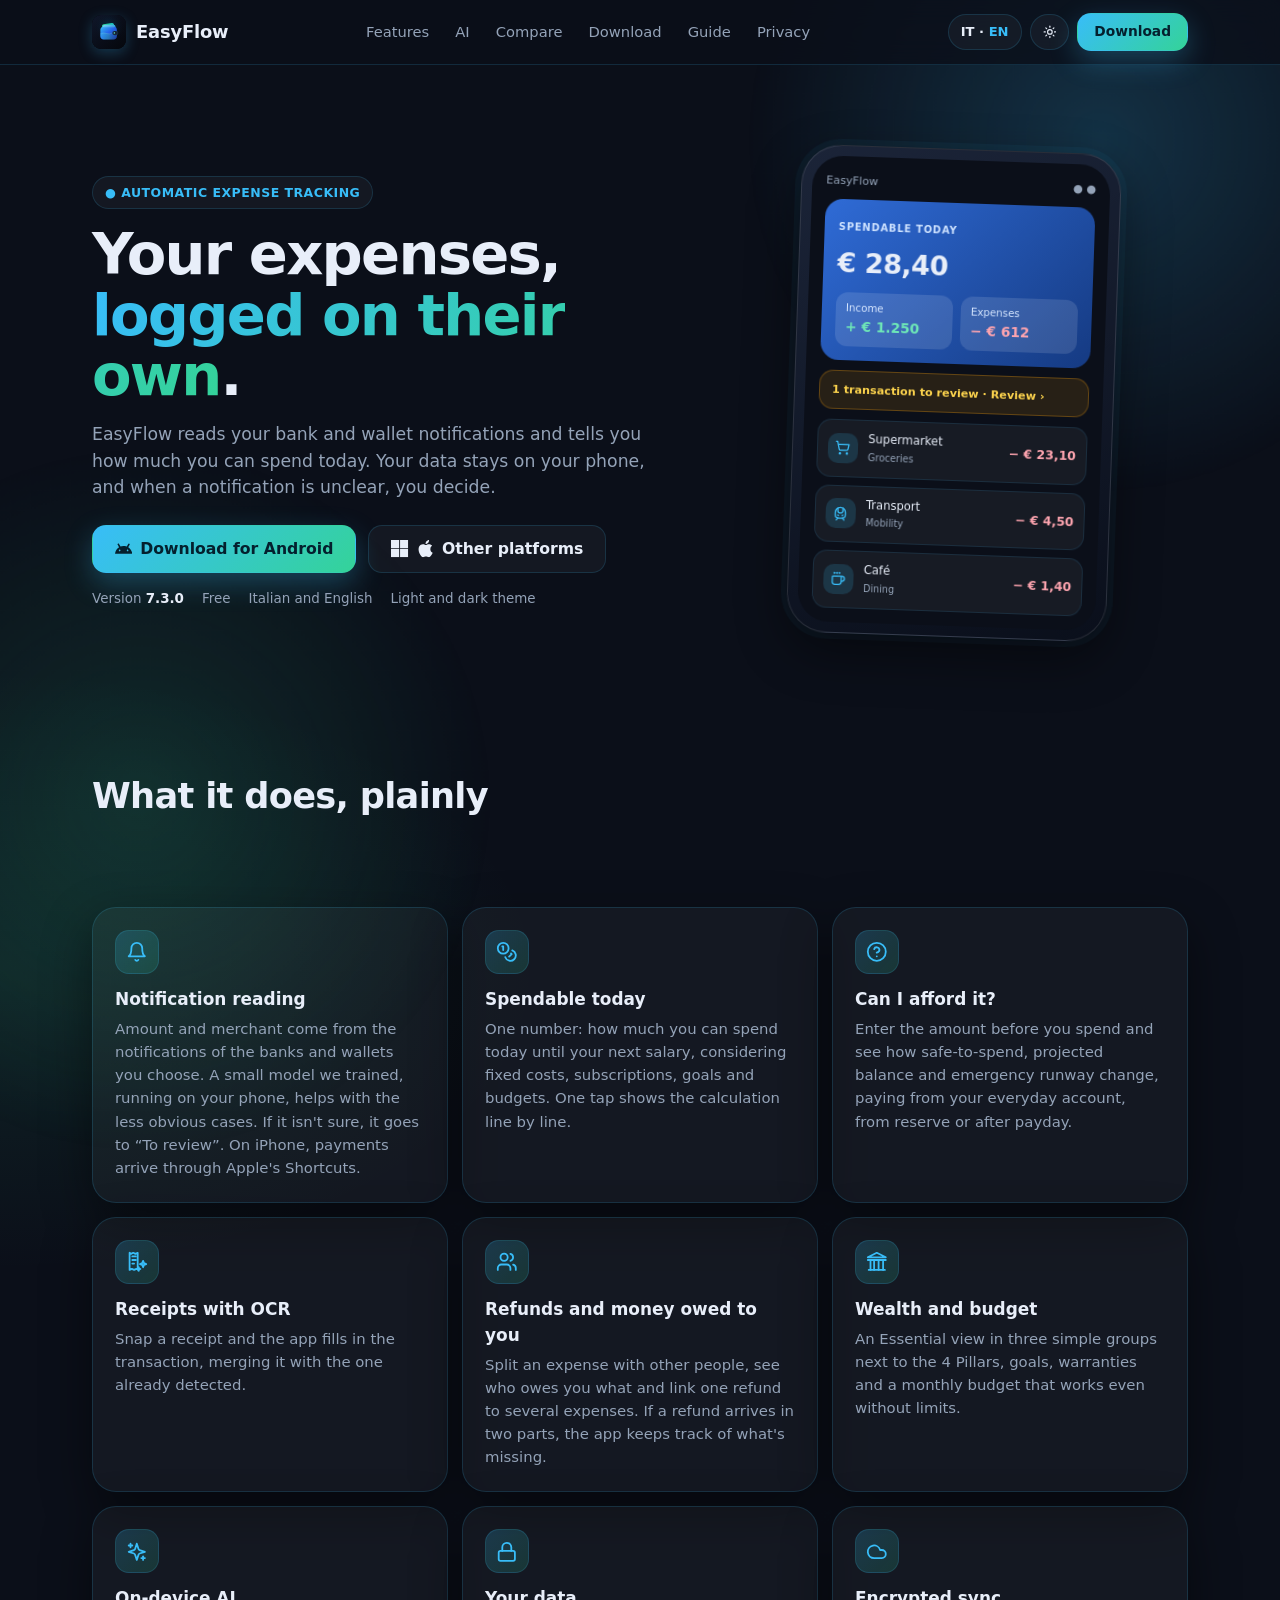
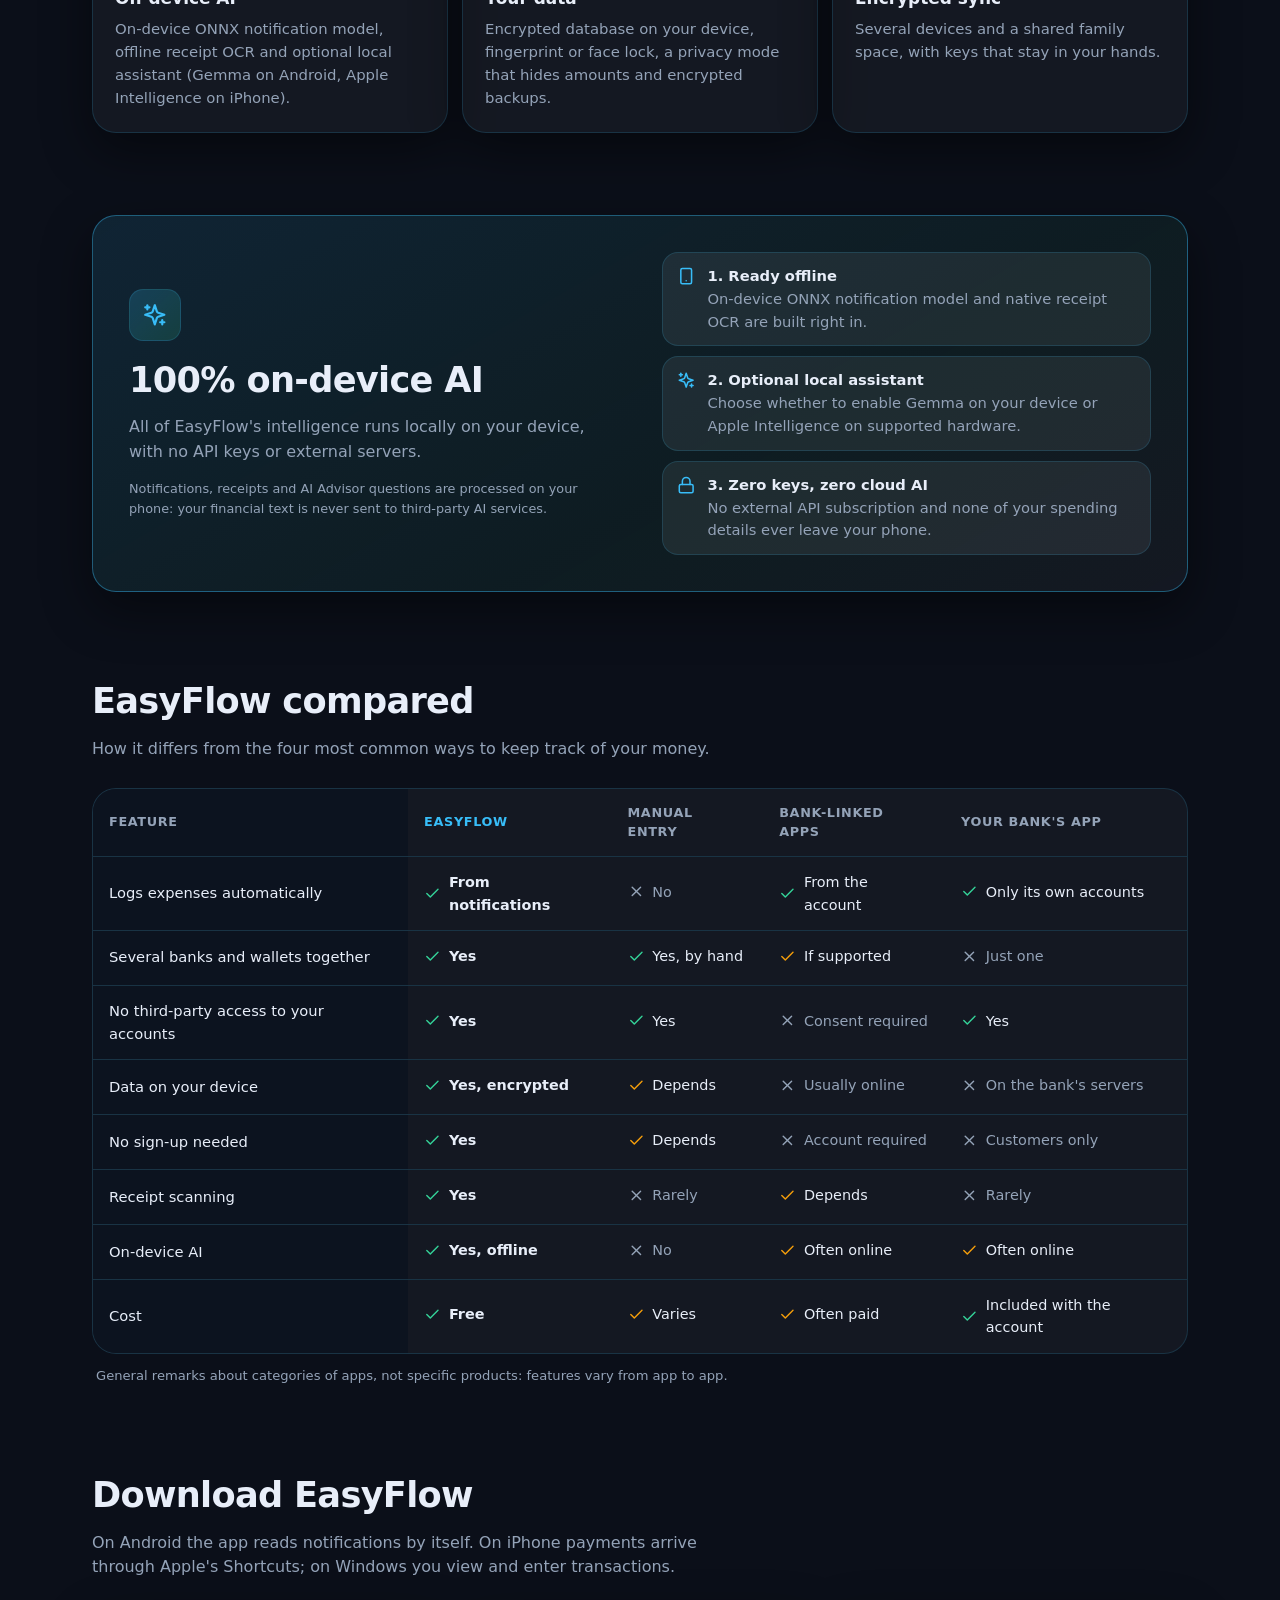
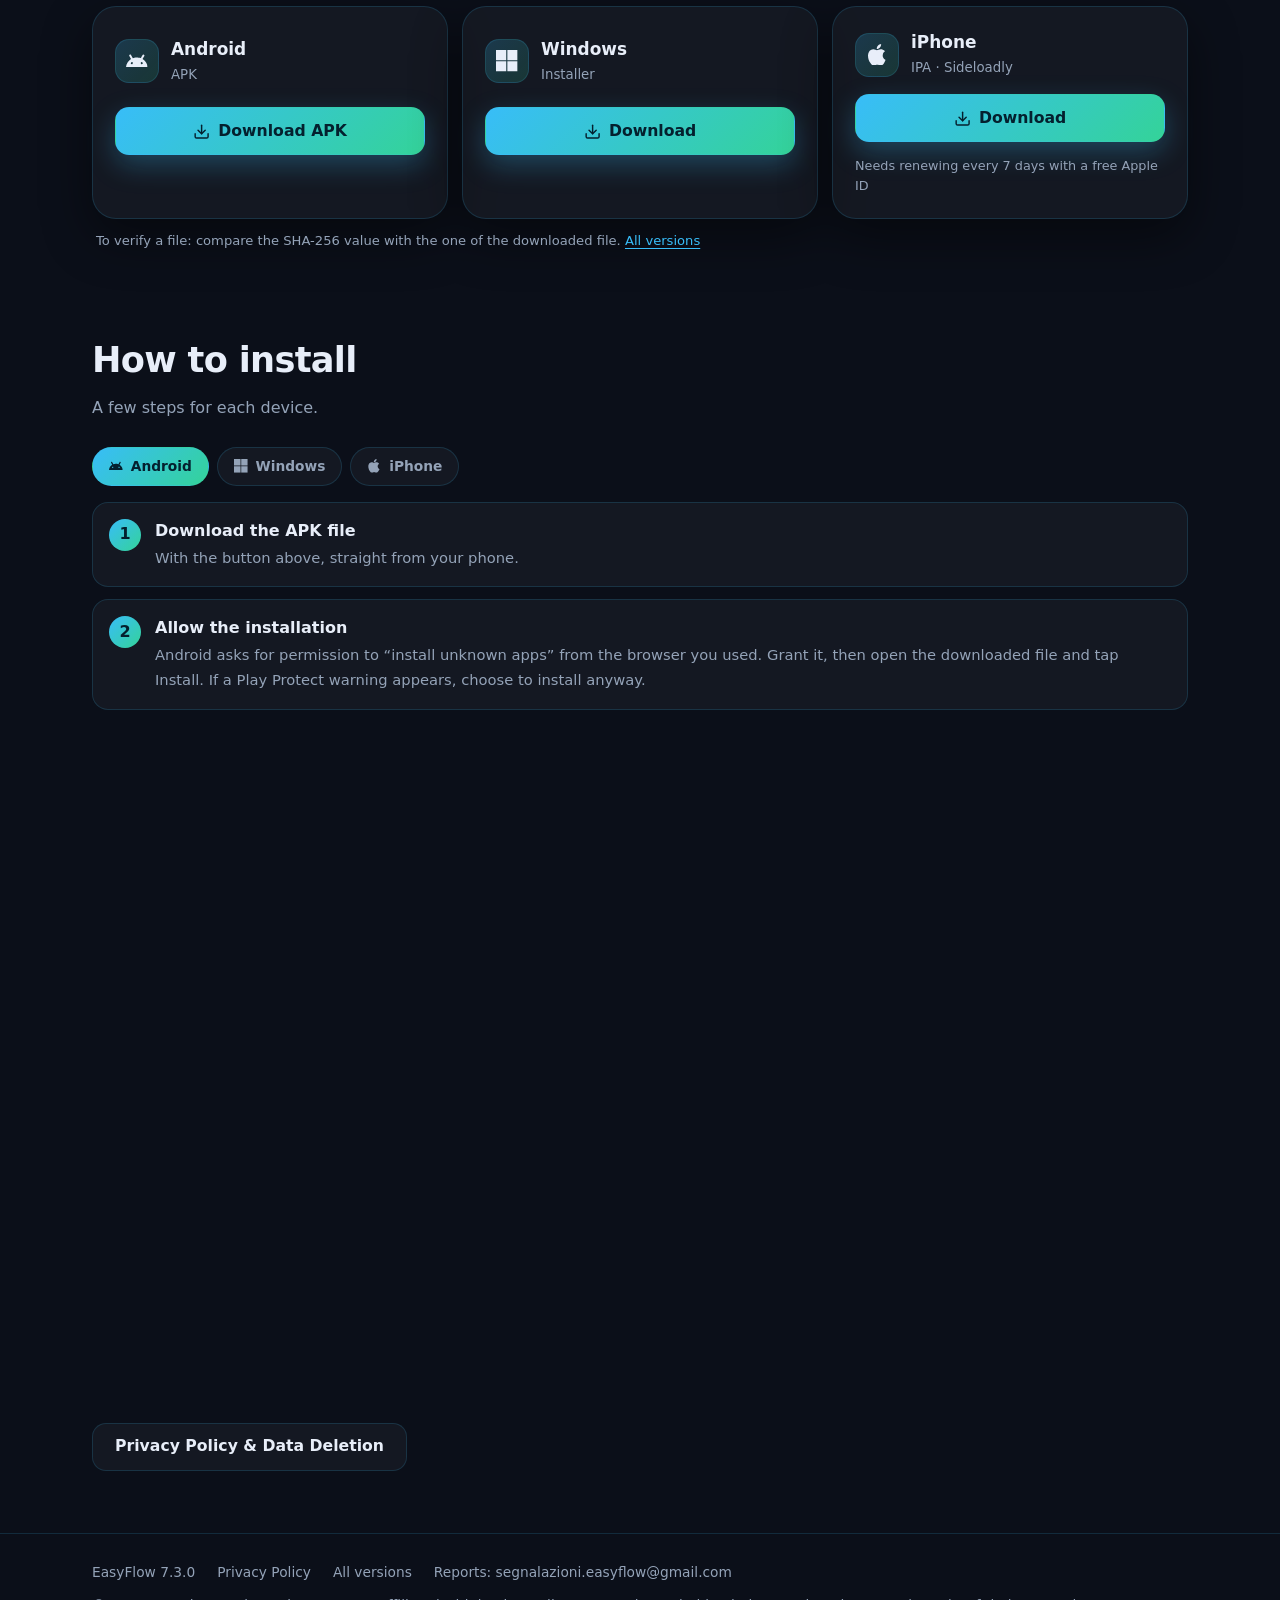
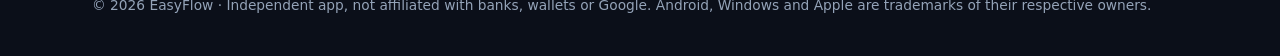
<file: index.html>
<!doctype html>
<html lang="it">
<head>
<meta charset="utf-8">
<meta name="viewport" content="width=device-width, initial-scale=1">
<title data-i18n="meta.title">EasyFlow – Le tue spese, registrate da sole</title>
<meta name="description" content="EasyFlow legge le notifiche di banca e wallet, registra le spese e ti dice quanto puoi spendere oggi. Dati sul tuo telefono, app gratuita per Android, Windows e iPhone." data-i18n-content="meta.desc">
<meta name="theme-color" content="#0b0f19">
<meta property="og:type" content="website">
<meta property="og:title" content="EasyFlow – Le tue spese, registrate da sole" data-i18n-content="meta.title">
<meta property="og:description" content="EasyFlow legge le notifiche di banca e wallet, registra le spese e ti dice quanto puoi spendere oggi. Dati sul tuo telefono, app gratuita per Android, Windows e iPhone." data-i18n-content="meta.desc">
<link rel="icon" type="image/svg+xml" href="assets/icon.svg">
<link rel="icon" type="image/png" sizes="512x512" href="assets/icon-512.png">
<link rel="apple-touch-icon" href="assets/icon-180.png">
<link rel="stylesheet" href="styles.css">
<script>
/* Tema e lingua si applicano subito, prima del disegno della pagina, per evitare lampi */
(function () {
  try {
    var t = localStorage.getItem('ef-theme');
    if (t === 'light' || t === 'dark') document.documentElement.setAttribute('data-theme', t);
    document.documentElement.classList.add('js');
  } catch (e) {}
})();
</script>
</head>
<body>
<svg width="0" height="0" style="position:absolute" aria-hidden="true" focusable="false"><defs><symbol id="ic-bell" viewBox="0 0 24 24" fill="none" stroke="currentColor" stroke-width="2" stroke-linecap="round" stroke-linejoin="round"><path d="M6 8a6 6 0 0 1 12 0c0 7 3 9 3 9H3s3-2 3-9" /> <path d="M10.3 21a1.94 1.94 0 0 0 3.4 0" /></symbol><symbol id="ic-coins" viewBox="0 0 24 24" fill="none" stroke="currentColor" stroke-width="2" stroke-linecap="round" stroke-linejoin="round"><circle cx="8" cy="8" r="6" /> <path d="M18.09 10.37A6 6 0 1 1 10.34 18" /> <path d="M7 6h1v4" /> <path d="m16.71 13.88.7.71-2.82 2.82" /></symbol><symbol id="ic-receipt" viewBox="0 0 24 24" fill="none" stroke="currentColor" stroke-width="2" stroke-linecap="round" stroke-linejoin="round"><path d="M4 2v19l2.5-1.2L9 21l2.5-1.2 1.5.7V2l-2.5 1.2L8 2 5.5 3.2 4 2Z" /> <path d="M7 6h4" /> <path d="M7 10h4" /> <path d="M7 14h2" /> <path d="m19 11 1 2.5 2.5 1-2.5 1-1 2.5-1-2.5-2.5-1 2.5-1 1-2.5Z" fill="currentColor" fill-opacity="0.28" /> <path d="m14 18 .6 1.4 1.4.6-1.4.6-.6 1.4-.6-1.4-1.4-.6 1.4-.6.6-1.4Z" fill="currentColor" fill-opacity="0.28" /></symbol><symbol id="ic-lock" viewBox="0 0 24 24" fill="none" stroke="currentColor" stroke-width="2" stroke-linecap="round" stroke-linejoin="round"><rect x="3" y="11" width="18" height="11" rx="2" ry="2" /> <path d="M7 11V7a5 5 0 0 1 10 0v4" /></symbol><symbol id="ic-cloud" viewBox="0 0 24 24" fill="none" stroke="currentColor" stroke-width="2" stroke-linecap="round" stroke-linejoin="round"><path d="M17.5 19H9a7 7 0 1 1 6.71-9h1.79a4.5 4.5 0 1 1 0 9Z" /></symbol><symbol id="ic-sparkles" viewBox="0 0 24 24" fill="none" stroke="currentColor" stroke-width="2" stroke-linecap="round" stroke-linejoin="round"><path d="m12 3-1.912 5.813a2 2 0 0 1-1.275 1.275L3 12l5.813 1.912a2 2 0 0 1 1.275 1.275L12 21l1.912-5.813a2 2 0 0 1 1.275-1.275L21 12l-5.813-1.912a2 2 0 0 1-1.275-1.275L12 3Z" /> <path d="M5 3v4" /> <path d="M19 17v4" /> <path d="M3 5h4" /> <path d="M17 19h4" /></symbol><symbol id="ic-key" viewBox="0 0 24 24" fill="none" stroke="currentColor" stroke-width="2" stroke-linecap="round" stroke-linejoin="round"><path d="m15.5 7.5 2.3 2.3a1 1 0 0 0 1.4 0l2.1-2.1a1 1 0 0 0 0-1.4L19 4" /> <path d="m21 2-9.6 9.6" /> <circle cx="7.5" cy="15.5" r="5.5" /></symbol><symbol id="ic-phone" viewBox="0 0 24 24" fill="none" stroke="currentColor" stroke-width="2" stroke-linecap="round" stroke-linejoin="round"><rect width="14" height="20" x="5" y="2" rx="2" ry="2" /> <path d="M12 18h.01" /></symbol><symbol id="ic-shield" viewBox="0 0 24 24" fill="none" stroke="currentColor" stroke-width="2" stroke-linecap="round" stroke-linejoin="round"><path d="M12 22s8-4 8-10V5l-8-3-8 3v7c0 6 8 10 8 10z" /> <polyline points="9 12 11 14 15 10" /></symbol><symbol id="ic-eyeoff" viewBox="0 0 24 24" fill="none" stroke="currentColor" stroke-width="2" stroke-linecap="round" stroke-linejoin="round"><path d="M9.88 9.88a3 3 0 1 0 4.24 4.24" /> <path d="M10.73 5.08A10.43 10.43 0 0 1 12 5c7 0 10 7 10 7a13.16 13.16 0 0 1-1.67 2.68" /> <path d="M6.61 6.61A13.526 13.526 0 0 0 2 12s3 7 10 7a9.74 9.74 0 0 0 5.39-1.61" /> <line x1="2" y1="2" x2="22" y2="22" /></symbol><symbol id="ic-download" viewBox="0 0 24 24" fill="none" stroke="currentColor" stroke-width="2" stroke-linecap="round" stroke-linejoin="round"><path d="M21 15v4a2 2 0 0 1-2 2H5a2 2 0 0 1-2-2v-4" /> <polyline points="7 10 12 15 17 10" /> <line x1="12" y1="15" x2="12" y2="3" /></symbol><symbol id="ic-sun" viewBox="0 0 24 24" fill="none" stroke="currentColor" stroke-width="2" stroke-linecap="round" stroke-linejoin="round"><circle cx="12" cy="12" r="4" /> <path d="M12 2v2" /> <path d="M12 20v2" /> <path d="m4.93 4.93 1.41 1.41" /> <path d="m17.66 17.66 1.41 1.41" /> <path d="M2 12h2" /> <path d="M20 12h2" /> <path d="m6.34 17.66-1.41 1.41" /> <path d="m19.07 4.93-1.41 1.41" /></symbol><symbol id="ic-check" viewBox="0 0 24 24" fill="none" stroke="currentColor" stroke-width="2" stroke-linecap="round" stroke-linejoin="round"><polyline points="20 6 9 17 4 12" /></symbol><symbol id="ic-close" viewBox="0 0 24 24" fill="none" stroke="currentColor" stroke-width="2" stroke-linecap="round" stroke-linejoin="round"><line x1="18" y1="6" x2="6" y2="18"></line> <line x1="6" y1="6" x2="18" y2="18"></line></symbol><symbol id="ic-moon" viewBox="0 0 24 24" fill="none" stroke="currentColor" stroke-width="2" stroke-linecap="round" stroke-linejoin="round"><path d="M12 3a6 6 0 0 0 9 9 9 9 0 1 1-9-9Z" /></symbol><symbol id="ic-fingerprint" viewBox="0 0 24 24" fill="none" stroke="currentColor" stroke-width="2" stroke-linecap="round" stroke-linejoin="round"><path d="M12 10a2 2 0 0 0-2 2c0 1.02-.1 2.51-.26 4" /> <path d="M14 13.12c0 2.38 0 6.38-1 8.88" /> <path d="M17.29 21.02c.12-.6.43-2.3.5-3.02" /> <path d="M2 12a10 10 0 0 1 18-6" /> <path d="M2 16h.01" /> <path d="M21.8 16c.2-2 .131-5.354 0-6" /> <path d="M5 19.5C5.5 18 6 15 6 12a6 6 0 0 1 .34-2" /> <path d="M8.65 22c.21-.66.45-1.32.57-2" /> <path d="M9 6.8a6 6 0 0 1 9 5.2v2" /></symbol><symbol id="ic-users" viewBox="0 0 24 24" fill="none" stroke="currentColor" stroke-width="2" stroke-linecap="round" stroke-linejoin="round"><path d="M16 21v-2a4 4 0 0 0-4-4H6a4 4 0 0 0-4 4v2" /> <circle cx="9" cy="7" r="4" /> <path d="M22 21v-2a4 4 0 0 0-3-3.87" /> <path d="M16 3.13a4 4 0 0 1 0 7.75" /></symbol><symbol id="ic-landmark" viewBox="0 0 24 24" fill="none" stroke="currentColor" stroke-width="2" stroke-linecap="round" stroke-linejoin="round"><path d="M3 21h18" /> <path d="M5 21V10" /> <path d="M19 21V10" /> <path d="M9 21V10" /> <path d="M14 21V10" /> <path d="M2 10h20" /> <path d="m12 2 10 5H2l10-5Z" /></symbol><symbol id="ic-help" viewBox="0 0 24 24" fill="none" stroke="currentColor" stroke-width="2" stroke-linecap="round" stroke-linejoin="round"><circle cx="12" cy="12" r="10" /> <path d="M9.09 9a3 3 0 0 1 5.83 1c0 2-3 3-3 3" /> <path d="M12 17h.01" /></symbol><symbol id="ic-cart" viewBox="0 0 24 24" fill="none" stroke="currentColor" stroke-width="2" stroke-linecap="round" stroke-linejoin="round"><circle cx="8" cy="21" r="1"/><circle cx="19" cy="21" r="1"/><path d="M2.05 2.05h2l2.66 12.42a2 2 0 0 0 2 1.58h9.78a2 2 0 0 0 1.95-1.57l1.65-7.43H5.12"/></symbol><symbol id="ic-train" viewBox="0 0 24 24" fill="none" stroke="currentColor" stroke-width="2" stroke-linecap="round" stroke-linejoin="round"><path d="M8 3.1V7a4 4 0 0 0 8 0V3.1"/><path d="m9 15-1-1"/><path d="m15 15 1-1"/><path d="M9 19c-2.8 0-5-2.2-5-5v-4a8 8 0 0 1 16 0v4c0 2.8-2.2 5-5 5Z"/><path d="m8 19-2 3"/><path d="m16 19 2 3"/></symbol><symbol id="ic-coffee" viewBox="0 0 24 24" fill="none" stroke="currentColor" stroke-width="2" stroke-linecap="round" stroke-linejoin="round"><path d="M10 2v2"/><path d="M14 2v2"/><path d="M6 2v2"/><path d="M16 8a1 1 0 0 1 1 1v8a4 4 0 0 1-4 4H7a4 4 0 0 1-4-4V9a1 1 0 0 1 1-1h14a4 4 0 1 1 0 8h-1"/></symbol><symbol id="ic-apple" viewBox="0 0 24 24" fill="currentColor"><path d="M12.152 6.896c-.948 0-2.415-1.078-3.96-1.04-2.04.027-3.91 1.183-4.961 3.014-2.117 3.675-.546 9.103 1.519 12.09 1.013 1.454 2.208 3.09 3.792 3.039 1.52-.065 2.09-.987 3.935-.987 1.831 0 2.35.987 3.96.948 1.637-.026 2.676-1.48 3.676-2.948 1.156-1.688 1.636-3.325 1.662-3.415-.039-.013-3.182-1.221-3.22-4.857-.026-3.04 2.48-4.494 2.597-4.559-1.429-2.09-3.623-2.324-4.39-2.376-2-.156-3.675 1.09-4.61 1.09zM15.53 3.83c.843-1.012 1.4-2.427 1.245-3.83-1.207.052-2.662.805-3.532 1.818-.78.896-1.454 2.338-1.273 3.714 1.338.104 2.715-.688 3.559-1.701"/></symbol><symbol id="ic-android" viewBox="0 0 24 24" fill="currentColor"><path d="M18.4395 5.5586c-.675 1.1664-1.352 2.3318-2.0274 3.498-.0366-.0155-.0742-.0286-.1113-.043-1.8249-.6957-3.484-.8-4.42-.787-1.8551.0185-3.3544.4643-4.2597.8203-.084-.1494-1.7526-3.021-2.0215-3.4864a1.1451 1.1451 0 0 0-.1406-.1914c-.3312-.364-.9054-.4859-1.379-.203-.475.282-.7136.9361-.3886 1.5019 1.9466 3.3696-.0966-.2158 1.9473 3.3593.0172.031-.4946.2642-1.3926 1.0177C2.8987 12.176.452 14.772 0 18.9902h24c-.119-1.1108-.3686-2.099-.7461-3.0683-.7438-1.9118-1.8435-3.2928-2.7402-4.1836a12.1048 12.1048 0 0 0-2.1309-1.6875c.6594-1.122 1.312-2.2559 1.9649-3.3848.2077-.3615.1886-.7956-.0079-1.1191a1.1001 1.1001 0 0 0-.8515-.5332c-.5225-.0536-.9392.3128-1.0488.5449zm-.0391 8.461c.3944.5926.324 1.3306-.1563 1.6503-.4799.3197-1.188.0985-1.582-.4941-.3944-.5927-.324-1.3307.1563-1.6504.4727-.315 1.1812-.1086 1.582.4941zM7.207 13.5273c.4803.3197.5506 1.0577.1563 1.6504-.394.5926-1.1038.8138-1.584.4941-.48-.3197-.5503-1.0577-.1563-1.6504.4008-.6021 1.1087-.8106 1.584-.4941z"/></symbol><symbol id="ic-windows11" viewBox="0 0 24 24" fill="currentColor"><path d="M0,0H11.377V11.372H0ZM12.623,0H24V11.372H12.623ZM0,12.623H11.377V24H0Zm12.623,0H24V24H12.623"/></symbol></defs></svg>
<div class="orb o1" aria-hidden="true"></div><div class="orb o2" aria-hidden="true"></div>
<div class="progress" id="progress" aria-hidden="true"></div>
<a class="skip" href="#main" data-i18n="skip">Vai al contenuto</a>

<header class="nav">
  <div class="wrap">
    <a class="brand" href="#top"><img src="assets/icon.svg" alt="" width="34" height="34">EasyFlow</a>
    <nav class="links" data-i18n-aria="nav.sections" aria-label="Sezioni">
      <a href="#funzioni" data-i18n="nav.features">Funzioni</a><a href="#ai" data-i18n="nav.ai">AI</a><a href="#confronto" data-i18n="nav.compare">Confronto</a><a href="#download" data-i18n="nav.download">Download</a><a href="#guida" data-i18n="nav.guide">Guida</a><a href="#privacy" data-i18n="nav.privacy">Privacy</a>
    </nav>
    <div class="nav-tools">
      <button type="button" class="chip" id="lang-btn" data-i18n-aria="nav.lang" aria-label="Cambia lingua"><span id="lang-label">IT · EN</span></button>
      <button type="button" class="chip" id="theme-btn" data-i18n-aria="nav.theme" aria-label="Cambia tema"><svg class="ic" aria-hidden="true"><use href="#ic-moon"/></svg></button>
      <a class="btn btn-primary" href="#download" data-i18n="nav.get">Scarica</a>
    </div>
  </div>
</header>

<main id="main">
<div class="wrap" id="top">

  <div class="hero">
    <div>
      <span class="eyebrow" data-i18n="hero.eyebrow">● Spese in automatico</span>
      <h1 data-i18n-html="hero.h1">Le tue spese, <em>registrate da sole</em>.</h1>
      <p class="lead" data-i18n="hero.lead">EasyFlow legge le notifiche della tua banca e del tuo wallet e ti dice quanto puoi spendere oggi. I dati restano sul tuo telefono, e quando una notifica non è chiara decidi tu.</p>
      <div class="cta">
        <a class="btn btn-primary" id="hero-android" href="https://github.com/Gabbo88/easyflow-releases/releases/latest"><svg class="ic" aria-hidden="true"><use href="#ic-android"/></svg> <span data-i18n="hero.android">Scarica per Android</span></a>
        <a class="btn btn-ghost" href="#download"><svg class="ic" aria-hidden="true"><use href="#ic-windows11"/></svg> <svg class="ic" aria-hidden="true"><use href="#ic-apple"/></svg> <span data-i18n="hero.others">Altre piattaforme</span></a>
      </div>
      <div class="meta"><span><span data-i18n="hero.version">Versione</span> <b id="hero-version">7.3.0</b></span><span data-i18n="hero.free">Gratis</span><span data-i18n="hero.langs">Italiano e inglese</span><span data-i18n="hero.themes">Tema chiaro e scuro</span></div>
    </div>
    <div class="stage">
      <div class="phone" aria-hidden="true">
        <div class="screen">
          <div class="s-notif" aria-hidden="true"><svg class="ic"><use href="#ic-bell"/></svg><div><b data-i18n="phone.notif.t">Nuovo movimento rilevato</b><small data-i18n="phone.notif.d">Supermercato · € 23,10</small></div></div>
          <div class="s-top"><span>EasyFlow</span><span>● ●</span></div>
          <div class="s-card">
            <small data-i18n="phone.spendable">Spendibile oggi</small>
            <strong id="count-up" data-value="28.40">€ 28,40</strong>
            <div class="s-row">
              <div class="s-pill up"><span data-i18n="phone.income">Entrate</span><b>+ € 1.250</b></div>
              <div class="s-pill down"><span data-i18n="phone.expenses">Uscite</span><b>− € 612</b></div>
            </div>
          </div>
          <div class="s-review" data-i18n="phone.review">1 movimento da rivedere · Rivedi ›</div>
          <div class="s-list">
            <div class="s-item new"><div class="s-ico"><svg class="ic"><use href="#ic-cart"/></svg></div><span><span data-i18n="phone.groceries">Supermercato</span><br><small class="s-sub" data-i18n="phone.groceries.cat">Spesa</small></span><b>− € 23,10</b></div>
            <div class="s-item"><div class="s-ico"><svg class="ic"><use href="#ic-train"/></svg></div><span><span data-i18n="phone.transport">Trasporti</span><br><small class="s-sub" data-i18n="phone.transport.cat">Mobilità</small></span><b>− € 4,50</b></div>
            <div class="s-item"><div class="s-ico"><svg class="ic"><use href="#ic-coffee"/></svg></div><span><span data-i18n="phone.bar">Bar</span><br><small class="s-sub" data-i18n="phone.bar.cat">Ristoranti</small></span><b>− € 1,40</b></div>
          </div>
        </div>
      </div>
    </div>
  </div>

  <section id="funzioni">
    <h2 data-i18n="feat.h2">Quello che fa, senza giri di parole</h2>
    <p class="sub" data-i18n="feat.sub">Funzioni pensate per chi vuole tenere sotto controllo le spese senza inserire tutto a mano.</p>
    <div class="grid two three">
      <div class="card"><div class="ico"><svg class="ic" aria-hidden="true"><use href="#ic-bell"/></svg></div><h3 data-i18n="feat.notif.t">Lettura delle notifiche</h3><p data-i18n="feat.notif.d">Importo ed esercente arrivano dalle notifiche di banche e wallet che scegli tu. Un piccolo modello addestrato da noi, che gira sul telefono, aiuta a riconoscere i casi meno chiari. Se non è sicuro, finisce in “Da rivedere”. Su iPhone i pagamenti arrivano dai Comandi Rapidi di Apple.</p></div>
      <div class="card"><div class="ico"><svg class="ic" aria-hidden="true"><use href="#ic-coins"/></svg></div><h3 data-i18n="feat.spend.t">Spendibile oggi</h3><p data-i18n="feat.spend.d">Una cifra sola: quanto puoi spendere oggi fino al prossimo stipendio, tenendo conto di spese fisse, abbonamenti, obiettivi e budget. Con un tocco vedi il calcolo riga per riga.</p></div>
      <div class="card"><div class="ico"><svg class="ic" aria-hidden="true"><use href="#ic-help"/></svg></div><h3 data-i18n="feat.afford.t">Posso permettermelo?</h3><p data-i18n="feat.afford.d">Scrivi l'importo prima di spendere e vedi come cambiano Spendibile, saldo previsto e mesi di autonomia, pagando dal conto operativo, dalla Riserva o dopo lo stipendio.</p></div>
      <div class="card"><div class="ico"><svg class="ic" aria-hidden="true"><use href="#ic-receipt"/></svg></div><h3 data-i18n="feat.ocr.t">Scontrini con OCR</h3><p data-i18n="feat.ocr.d">Fotografi lo scontrino e l'app compila il movimento, unendolo a quello già rilevato.</p></div>
      <div class="card"><div class="ico"><svg class="ic" aria-hidden="true"><use href="#ic-users"/></svg></div><h3 data-i18n="feat.refund.t">Rimborsi e quote da ricevere</h3><p data-i18n="feat.refund.d">Dividi una spesa con altre persone, vedi chi ti deve cosa e collega un rimborso a più spese. Se il rimborso arriva in due volte, l'app tiene il conto di quello che manca.</p></div>
      <div class="card"><div class="ico"><svg class="ic" aria-hidden="true"><use href="#ic-landmark"/></svg></div><h3 data-i18n="feat.wealth.t">Patrimonio e budget</h3><p data-i18n="feat.wealth.d">Una vista Essenziale in tre gruppi semplici accanto ai 4 Pilastri, obiettivi, garanzie e un budget del mese che funziona anche senza limiti.</p></div>
      <div class="card"><div class="ico"><svg class="ic" aria-hidden="true"><use href="#ic-sparkles"/></svg></div><h3 data-i18n="feat.ai.t">AI sul dispositivo</h3><p data-i18n="feat.ai.d">Modello ONNX per le notifiche, OCR offline per gli scontrini e assistente locale facoltativo (Gemma su Android, Apple Intelligence su iPhone).</p></div>
      <div class="card"><div class="ico"><svg class="ic" aria-hidden="true"><use href="#ic-lock"/></svg></div><h3 data-i18n="feat.data.t">Dati tuoi</h3><p data-i18n="feat.data.d">Database cifrato sul dispositivo, blocco con impronta o volto, modalità privacy che nasconde gli importi e backup cifrati.</p></div>
      <div class="card"><div class="ico"><svg class="ic" aria-hidden="true"><use href="#ic-cloud"/></svg></div><h3 data-i18n="feat.sync.t">Sincronizzazione cifrata</h3><p data-i18n="feat.sync.d">Più dispositivi e spazio condiviso in famiglia, con chiavi che restano nelle tue mani.</p></div>
    </div>
  </section>

  <section id="ai">
    <div class="ai">
      <div>
        <div class="ico"><svg class="ic" aria-hidden="true"><use href="#ic-sparkles"/></svg></div>
        <h2 data-i18n="ai.h2">AI al 100% sul dispositivo</h2>
        <p class="sub" style="margin-bottom:0" data-i18n="ai.lead">Tutta l'intelligenza di EasyFlow gira in locale sul tuo dispositivo, senza chiavi API o server esterni.</p>
        <p class="fine" data-i18n="ai.fine">Notifiche, scontrini e domande al Consulente AI vengono elaborati sul telefono: i tuoi testi finanziari non vengono inviati a servizi AI di terze parti.</p>
      </div>
      <div class="ai-steps">
        <div class="ai-step"><svg class="ic" aria-hidden="true"><use href="#ic-phone"/></svg><div><b data-i18n="ai.s1.t">1. Subito offline</b><span data-i18n="ai.s1.d">Modello ONNX per le notifiche e OCR nativo sugli scontrini già inclusi.</span></div></div>
        <div class="ai-step"><svg class="ic" aria-hidden="true"><use href="#ic-sparkles"/></svg><div><b data-i18n="ai.s2.t">2. Assistente locale facoltativo</b><span data-i18n="ai.s2.d">Scegli se attivare Gemma sul dispositivo o Apple Intelligence sui modelli supportati.</span></div></div>
        <div class="ai-step"><svg class="ic" aria-hidden="true"><use href="#ic-lock"/></svg><div><b data-i18n="ai.s3.t">3. Zero chiavi, zero cloud AI</b><span data-i18n="ai.s3.d">Nessun abbonamento esterno e nessun testo delle tue spese fuori dal telefono.</span></div></div>
      </div>
    </div>
  </section>

  <section id="confronto">
    <h2 data-i18n="cmp.h2">EasyFlow in confronto</h2>
    <p class="sub" data-i18n="cmp.sub">Come si differenzia dalle quattro strade più comuni per tenere i conti sotto controllo.</p>
    <div class="table-wrap" tabindex="0">
      <table>
        <thead><tr><th data-i18n="cmp.col.feature">Funzione</th><th class="us" data-i18n="cmp.col.us">EasyFlow</th><th data-i18n="cmp.col.manual">Inserimento manuale</th><th data-i18n="cmp.col.linked">App collegate alla banca</th><th data-i18n="cmp.col.bank">App della tua banca</th></tr></thead>
        <tbody>
          <tr><td data-i18n="cmp.r1">Registra le spese da solo</td><td class="us yes"><span class="cell"><svg class="ic" aria-hidden="true"><use href="#ic-check"/></svg> <span data-i18n="cmp.r1.us">Dalle notifiche</span></span></td><td class="no"><span class="cell"><svg class="ic" aria-hidden="true"><use href="#ic-close"/></svg> <span data-i18n="cmp.r1.manual">No</span></span></td><td class="yes"><span class="cell"><svg class="ic" aria-hidden="true"><use href="#ic-check"/></svg> <span data-i18n="cmp.r1.linked">Dal conto</span></span></td><td class="yes"><span class="cell"><svg class="ic" aria-hidden="true"><use href="#ic-check"/></svg> <span data-i18n="cmp.r1.bank">Solo i suoi conti</span></span></td></tr>
          <tr><td data-i18n="cmp.r2">Più banche e wallet insieme</td><td class="us yes"><span class="cell"><svg class="ic" aria-hidden="true"><use href="#ic-check"/></svg> <span data-i18n="cmp.r2.us">Sì</span></span></td><td class="yes"><span class="cell"><svg class="ic" aria-hidden="true"><use href="#ic-check"/></svg> <span data-i18n="cmp.r2.manual">Sì, a mano</span></span></td><td class="mid"><span class="cell"><svg class="ic" aria-hidden="true"><use href="#ic-check"/></svg> <span data-i18n="cmp.r2.linked">Se supportate</span></span></td><td class="no"><span class="cell"><svg class="ic" aria-hidden="true"><use href="#ic-close"/></svg> <span data-i18n="cmp.r2.bank">Solo una</span></span></td></tr>
          <tr><td data-i18n="cmp.r3">Non serve dare accesso ai conti a terzi</td><td class="us yes"><span class="cell"><svg class="ic" aria-hidden="true"><use href="#ic-check"/></svg> <span data-i18n="cmp.r3.us">Sì</span></span></td><td class="yes"><span class="cell"><svg class="ic" aria-hidden="true"><use href="#ic-check"/></svg> <span data-i18n="cmp.r3.manual">Sì</span></span></td><td class="no"><span class="cell"><svg class="ic" aria-hidden="true"><use href="#ic-close"/></svg> <span data-i18n="cmp.r3.linked">Serve il consenso</span></span></td><td class="yes"><span class="cell"><svg class="ic" aria-hidden="true"><use href="#ic-check"/></svg> <span data-i18n="cmp.r3.bank">Sì</span></span></td></tr>
          <tr><td data-i18n="cmp.r4">Dati sul tuo dispositivo</td><td class="us yes"><span class="cell"><svg class="ic" aria-hidden="true"><use href="#ic-check"/></svg> <span data-i18n="cmp.r4.us">Sì, cifrati</span></span></td><td class="mid"><span class="cell"><svg class="ic" aria-hidden="true"><use href="#ic-check"/></svg> <span data-i18n="cmp.r4.manual">Dipende</span></span></td><td class="no"><span class="cell"><svg class="ic" aria-hidden="true"><use href="#ic-close"/></svg> <span data-i18n="cmp.r4.linked">Di solito online</span></span></td><td class="no"><span class="cell"><svg class="ic" aria-hidden="true"><use href="#ic-close"/></svg> <span data-i18n="cmp.r4.bank">Sui server della banca</span></span></td></tr>
          <tr><td data-i18n="cmp.r5">Senza registrazione</td><td class="us yes"><span class="cell"><svg class="ic" aria-hidden="true"><use href="#ic-check"/></svg> <span data-i18n="cmp.r5.us">Sì</span></span></td><td class="mid"><span class="cell"><svg class="ic" aria-hidden="true"><use href="#ic-check"/></svg> <span data-i18n="cmp.r5.manual">Dipende</span></span></td><td class="no"><span class="cell"><svg class="ic" aria-hidden="true"><use href="#ic-close"/></svg> <span data-i18n="cmp.r5.linked">Account richiesto</span></span></td><td class="no"><span class="cell"><svg class="ic" aria-hidden="true"><use href="#ic-close"/></svg> <span data-i18n="cmp.r5.bank">Serve essere clienti</span></span></td></tr>
          <tr><td data-i18n="cmp.r6">Lettura degli scontrini</td><td class="us yes"><span class="cell"><svg class="ic" aria-hidden="true"><use href="#ic-check"/></svg> <span data-i18n="cmp.r6.us">Sì</span></span></td><td class="no"><span class="cell"><svg class="ic" aria-hidden="true"><use href="#ic-close"/></svg> <span data-i18n="cmp.r6.manual">Raramente</span></span></td><td class="mid"><span class="cell"><svg class="ic" aria-hidden="true"><use href="#ic-check"/></svg> <span data-i18n="cmp.r6.linked">Dipende</span></span></td><td class="no"><span class="cell"><svg class="ic" aria-hidden="true"><use href="#ic-close"/></svg> <span data-i18n="cmp.r6.bank">Raramente</span></span></td></tr>
          <tr><td data-i18n="cmp.r7">AI sul dispositivo</td><td class="us yes"><span class="cell"><svg class="ic" aria-hidden="true"><use href="#ic-check"/></svg> <span data-i18n="cmp.r7.us">Sì, offline</span></span></td><td class="no"><span class="cell"><svg class="ic" aria-hidden="true"><use href="#ic-close"/></svg> <span data-i18n="cmp.r7.manual">No</span></span></td><td class="mid"><span class="cell"><svg class="ic" aria-hidden="true"><use href="#ic-check"/></svg> <span data-i18n="cmp.r7.linked">Spesso online</span></span></td><td class="mid"><span class="cell"><svg class="ic" aria-hidden="true"><use href="#ic-check"/></svg> <span data-i18n="cmp.r7.bank">Spesso online</span></span></td></tr>
          <tr><td data-i18n="cmp.r8">Costo</td><td class="us yes"><span class="cell"><svg class="ic" aria-hidden="true"><use href="#ic-check"/></svg> <span data-i18n="cmp.r8.us">Gratis</span></span></td><td class="mid"><span class="cell"><svg class="ic" aria-hidden="true"><use href="#ic-check"/></svg> <span data-i18n="cmp.r8.manual">Varia</span></span></td><td class="mid"><span class="cell"><svg class="ic" aria-hidden="true"><use href="#ic-check"/></svg> <span data-i18n="cmp.r8.linked">Spesso a pagamento</span></span></td><td class="yes"><span class="cell"><svg class="ic" aria-hidden="true"><use href="#ic-check"/></svg> <span data-i18n="cmp.r8.bank">Incluso nel conto</span></span></td></tr>
        </tbody>
      </table>
    </div>
    <p class="note" data-i18n="cmp.note">Indicazioni generali sulle categorie di app, non su prodotti specifici: le funzioni cambiano da app ad app.</p>
  </section>

  <section id="download">
    <h2 data-i18n="dl.h2">Scarica EasyFlow</h2>
    <p class="sub" data-i18n="dl.sub">Su Android l'app legge le notifiche da sola. Su iPhone i pagamenti arrivano dai Comandi Rapidi di Apple; su Windows si consultano e si inseriscono i movimenti.</p>
    <div class="dl">
      <div class="card dl-card" data-platform="android">
        <div class="dl-head"><div class="ico logo"><svg class="ic" aria-hidden="true"><use href="#ic-android"/></svg></div><div><h3 style="margin:0" data-i18n="dl.android">Android</h3><small class="kind"><span data-i18n="dl.android.kind">APK</span><span class="size"></span></small></div></div>
        <a class="btn btn-primary dl-link" href="https://github.com/Gabbo88/easyflow-releases/releases/latest"><svg class="ic" aria-hidden="true"><use href="#ic-download"/></svg> <span data-i18n="dl.getapk">Scarica APK</span></a>
        <div class="sha"></div>
      </div>
      <div class="card dl-card" data-platform="windows">
        <div class="dl-head"><div class="ico logo"><svg class="ic" aria-hidden="true"><use href="#ic-windows11"/></svg></div><div><h3 style="margin:0" data-i18n="dl.windows">Windows</h3><small class="kind"><span data-i18n="dl.windows.kind">Installer</span><span class="size"></span></small></div></div>
        <a class="btn btn-primary dl-link" href="https://github.com/Gabbo88/easyflow-releases/releases/latest"><svg class="ic" aria-hidden="true"><use href="#ic-download"/></svg> <span data-i18n="dl.get">Scarica</span></a>
        <div class="sha"></div>
      </div>
      <div class="card dl-card" data-platform="ios">
        <div class="dl-head"><div class="ico logo"><svg class="ic" aria-hidden="true"><use href="#ic-apple"/></svg></div><div><h3 style="margin:0" data-i18n="dl.iphone">iPhone</h3><small class="kind"><span data-i18n="dl.iphone.kind">IPA · Sideloadly</span><span class="size"></span></small></div></div>
        <a class="btn btn-primary dl-link" href="https://github.com/Gabbo88/easyflow-releases/releases/latest"><svg class="ic" aria-hidden="true"><use href="#ic-download"/></svg> <span data-i18n="dl.get">Scarica</span></a>
        <div class="sha plain" data-i18n="dl.renew">Da rinnovare ogni 7 giorni con un Apple ID gratuito</div>
      </div>
    </div>
    <p class="note"><span data-i18n="dl.verify">Per verificare il file: confronta il valore SHA-256 con quello del file scaricato.</span> <a class="text-link" id="all-releases" href="https://github.com/Gabbo88/easyflow-releases/releases" data-i18n="dl.allreleases">Tutte le versioni</a></p>
    <details class="notes" id="release-notes" hidden>
      <summary data-i18n="dl.notes">Novità di questa versione</summary>
      <div id="release-notes-body" class="md"></div>
    </details>
  </section>

  <section id="guida">
    <h2 data-i18n="gd.h2">Come si installa</h2>
    <p class="sub" data-i18n="gd.sub">Pochi passi per ogni dispositivo.</p>
    <div class="tabs" role="tablist" data-i18n-aria="gd.tabs" aria-label="Sistema operativo">
      <button type="button" class="tab on" role="tab" id="tab-android" aria-selected="true" aria-controls="panel-android" data-os="android"><svg class="ic" aria-hidden="true"><use href="#ic-android"/></svg> <span data-i18n="dl.android">Android</span></button>
      <button type="button" class="tab" role="tab" id="tab-windows" aria-selected="false" aria-controls="panel-windows" data-os="windows" tabindex="-1"><svg class="ic" aria-hidden="true"><use href="#ic-windows11"/></svg> <span data-i18n="dl.windows">Windows</span></button>
      <button type="button" class="tab" role="tab" id="tab-ios" aria-selected="false" aria-controls="panel-ios" data-os="ios" tabindex="-1"><svg class="ic" aria-hidden="true"><use href="#ic-apple"/></svg> <span data-i18n="dl.iphone">iPhone</span></button>
    </div>
    <div class="steps panel" role="tabpanel" id="panel-android" aria-labelledby="tab-android" data-os="android"><div class="step"><div><b data-i18n="gd.a1.t">Scarica il file APK</b><span data-i18n-html="gd.a1.d">Dal pulsante qui sopra, direttamente dal telefono.</span></div></div><div class="step"><div><b data-i18n="gd.a2.t">Consenti l'installazione</b><span data-i18n-html="gd.a2.d">Android chiede il permesso per “installare app sconosciute” dal browser che hai usato. Concedilo, poi apri il file scaricato e tocca Installa. Se compare un avviso di Play Protect, scegli di installare comunque.</span></div></div><div class="step"><div><b data-i18n="gd.a3.t">Apri EasyFlow e concedi l'accesso alle notifiche</b><span data-i18n-html="gd.a3.d">Serve per leggere i pagamenti: scegli tu quali app monitorare.</span></div></div><div class="step"><div><b data-i18n="gd.a4.t">Gli aggiornamenti</b><span data-i18n-html="gd.a4.d">L'app controlla da sola se c'è una versione nuova e te lo segnala.</span></div></div></div>
    <div class="steps panel" role="tabpanel" id="panel-windows" aria-labelledby="tab-windows" data-os="windows" hidden><div class="step"><div><b data-i18n="gd.w1.t">Scarica l'installer</b><span data-i18n-html="gd.w1.d">Un solo file, <code>EasyFlow-…-Windows-Setup.exe</code>, dal pulsante qui sopra. Contiene già tutto quello che serve: non devi installare altri programmi. Funziona su Windows 10 e 11 a 64 bit.</span></div></div><div class="step"><div><b data-i18n="gd.w2.t">Installa</b><span data-i18n-html="gd.w2.d">Apri il file e segui i passaggi: non servono permessi di amministratore. Se compare “Windows ha protetto il PC”, scegli “Ulteriori informazioni” e poi “Esegui comunque”: succede perché l'app non è ancora firmata.</span></div></div><div class="step"><div><b data-i18n="gd.w3.t">Apri EasyFlow</b><span data-i18n-html="gd.w3.d">La trovi nel menu Start, e sul desktop se hai scelto il collegamento. Per avere gli stessi movimenti del telefono attiva la sincronizzazione (Altro → Sincronizzazione e famiglia) oppure ripristina un backup.</span></div></div><div class="step"><div><b data-i18n="gd.w4.t">Cosa fa su Windows</b><span data-i18n-html="gd.w4.d">Consulti i movimenti, ne inserisci di nuovi e gestisci conti, obiettivi e patrimonio. La lettura automatica delle notifiche è solo su Android.</span></div></div><div class="step"><div><b data-i18n="gd.w5.t">Aggiornare o disinstallare</b><span data-i18n-html="gd.w5.d">Per aggiornare scarica la nuova versione e installala sopra quella vecchia: i tuoi dati restano. Per disinstallare: Impostazioni → App → EasyFlow.</span></div></div></div>
    <div class="steps panel" role="tabpanel" id="panel-ios" aria-labelledby="tab-ios" data-os="ios" hidden><div class="step"><div><b data-i18n="gd.i1.t">Prepara il computer</b><span data-i18n-html="gd.i1.d">Installa Sideloadly (sideloadly.io). Su Windows serve anche iTunes, nella versione scaricata dal sito di Apple.</span></div></div><div class="step"><div><b data-i18n="gd.i2.t">Collega l'iPhone e carica il file IPA</b><span data-i18n-html="gd.i2.d">Trascina il file .ipa in Sideloadly, inserisci un Apple ID (meglio uno creato solo per questo) e premi Start.</span></div></div><div class="step"><div><b data-i18n="gd.i3.t">Autorizza l'app sull'iPhone</b><span data-i18n-html="gd.i3.d">Impostazioni → Generali → VPN e gestione dispositivo: tocca il tuo Apple ID e scegli “Autorizza”. Su iOS 16 e successivi attiva anche Impostazioni → Privacy e sicurezza → Modalità sviluppatore.</span></div></div><div class="step"><div><b data-i18n="gd.i4.t">Registra i pagamenti con i Comandi Rapidi</b><span data-i18n-html="gd.i4.d">Su iPhone le notifiche delle altre app non si leggono direttamente: i pagamenti si passano a EasyFlow con l'app Comandi Rapidi di Apple. In EasyFlow, Altro → App monitorate, apri la guida per iPhone. In breve, crei un'automazione (per esempio su un pagamento con Apple Pay o su un SMS della banca) che apre EasyFlow con un link come <code>easyflow://pay?app=Satispay&amp;amount=5.00&amp;merchant=Bar</code> e il movimento viene registrato. Le automazioni disponibili dipendono dalla versione di iOS.</span></div></div><div class="step"><div><b data-i18n="gd.i5.t">Rinnovo ogni 7 giorni</b><span data-i18n-html="gd.i5.d">Con un Apple ID gratuito l'app scade dopo 7 giorni: riapri Sideloadly e reinstalla.</span></div></div></div>
  </section>

  <section id="privacy">
    <h2 data-i18n="pv.h2">Privacy, in chiaro</h2>
    <p class="sub" data-i18n="pv.sub">Quello che resta sul telefono e quello che esce solo se lo scegli tu.</p>
    <div class="privacy">
      <div class="card"><div class="ico"><svg class="ic" aria-hidden="true"><use href="#ic-phone"/></svg></div><h3 data-i18n="pv.dev.t">Sul dispositivo</h3><p data-i18n="pv.dev.d">Movimenti e conti stanno in un database cifrato sul tuo telefono.</p></div>
      <div class="card"><div class="ico"><svg class="ic" aria-hidden="true"><use href="#ic-shield"/></svg></div><h3 data-i18n="pv.opt.t">Solo se scegli</h3><p data-i18n="pv.opt.d">Backup su Drive, sincronizzazione e rapporti di errore sono facoltativi.</p></div>
      <div class="card"><div class="ico"><svg class="ic" aria-hidden="true"><use href="#ic-eyeoff"/></svg></div><h3 data-i18n="pv.rep.t">Segnalazioni anonime</h3><p data-i18n="pv.rep.d">Il modello migliora di versione in versione. Se vuoi aiutarci, segnala le notifiche lette male: importi e nomi vengono nascosti prima dell'invio, e parte solo ciò che confermi tu.</p></div>
    </div>
    <p class="note" data-i18n-html="pv.errors"><b>Rapporti di errore.</b> Sono spenti finché non li attivi (nell'introduzione o in Impostazioni). Se li attivi, quando l'app si blocca invia un rapporto tecnico (versione, dispositivo, errore) al servizio Sentry, con server nell'Unione Europea. Non include i tuoi movimenti, i saldi o le password, e puoi disattivarli in qualsiasi momento.</p>
    <div class="pv-actions">
      <a class="btn btn-ghost" href="privacy.html" data-i18n="pv.fullpolicy">Informativa sulla privacy ed eliminazione dati</a>
    </div>
    
  </section>

</div>
</main>

<footer>
  <div class="wrap">
    <div class="row"><span><span data-i18n="ft.version">EasyFlow</span> <span id="ft-version">7.3.0</span></span><a href="privacy.html" data-i18n="ft.privacy">Privacy Policy</a><a href="https://github.com/Gabbo88/easyflow-releases/releases" data-i18n="ft.releases">Tutte le versioni</a><a href="mailto:segnalazioni.easyflow@gmail.com" data-i18n="ft.report">Segnalazioni: segnalazioni.easyflow@gmail.com</a></div>
    <div data-i18n="ft.legal">© 2026 EasyFlow · App indipendente, non affiliata a banche, wallet o a Google. Android, Windows e Apple sono marchi dei rispettivi proprietari.</div>
  </div>
</footer>

<script src="app.js"></script>
</body>
</html>
</file>
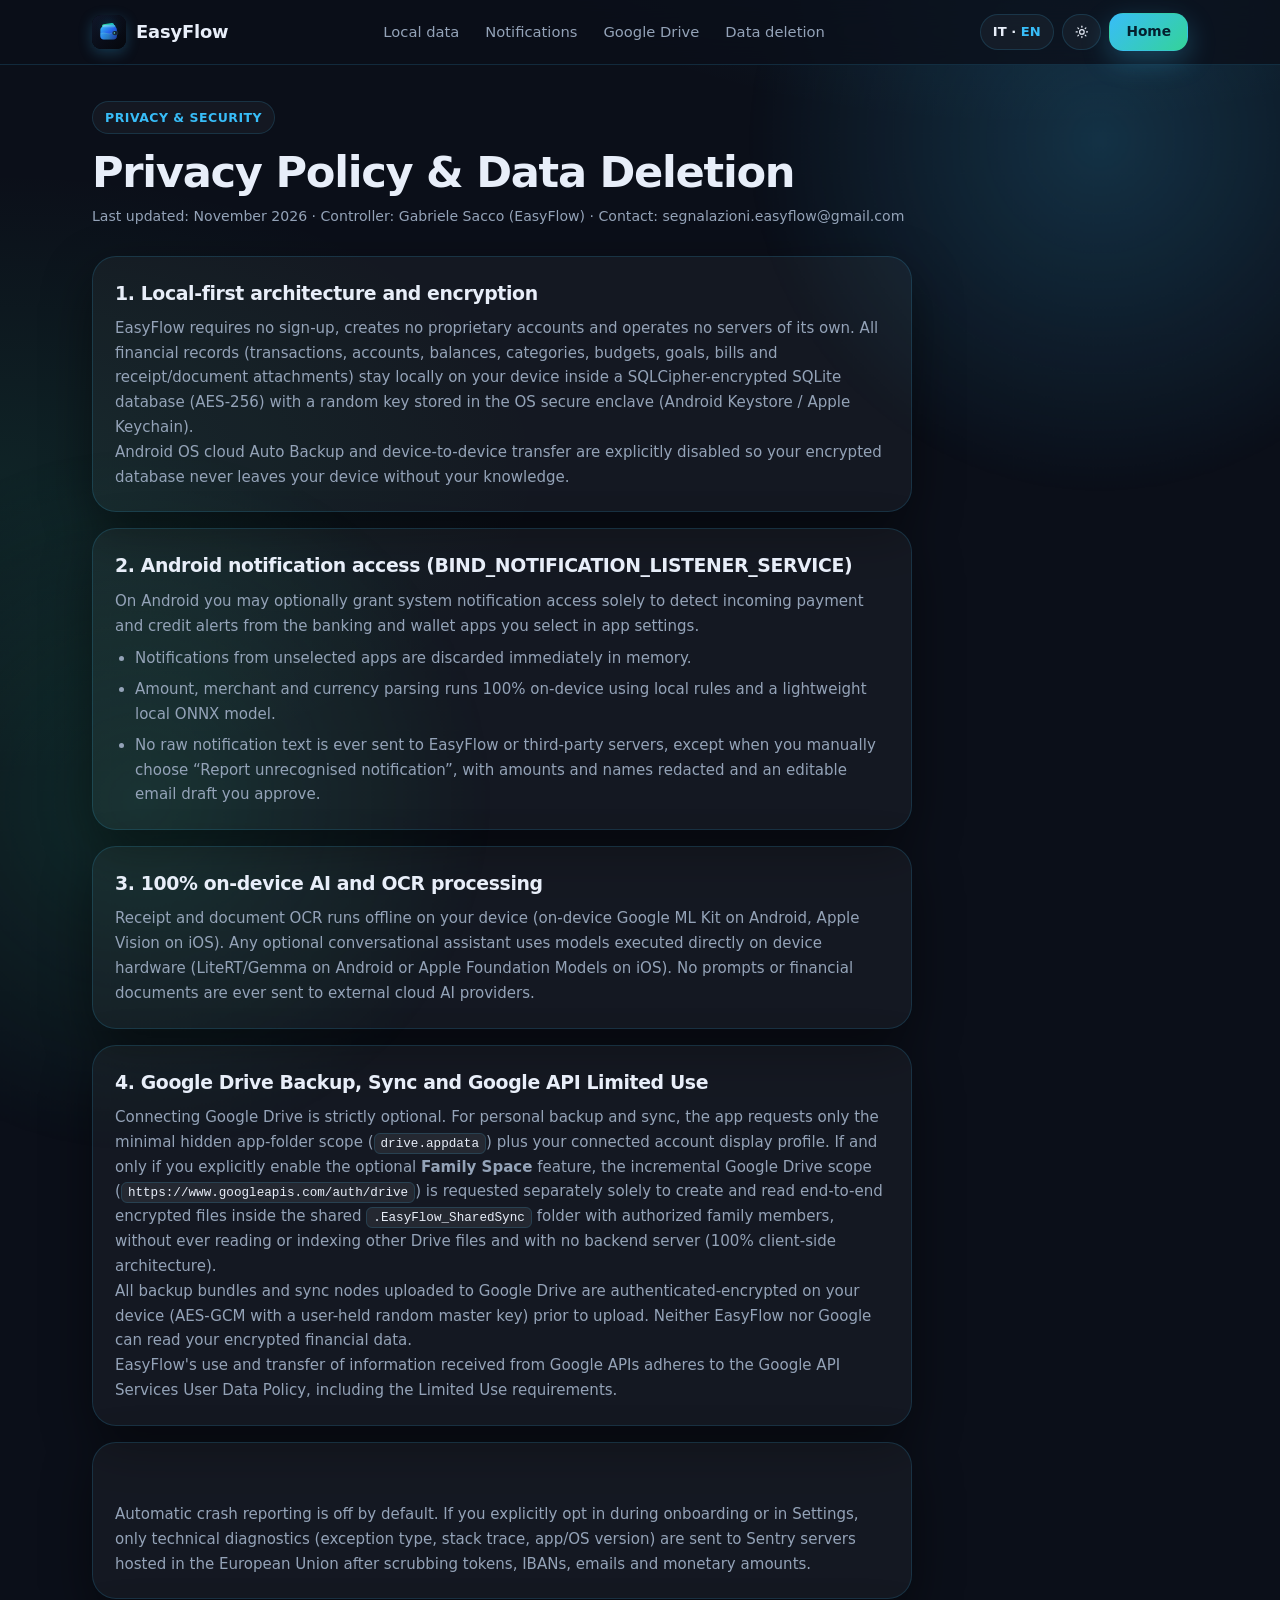
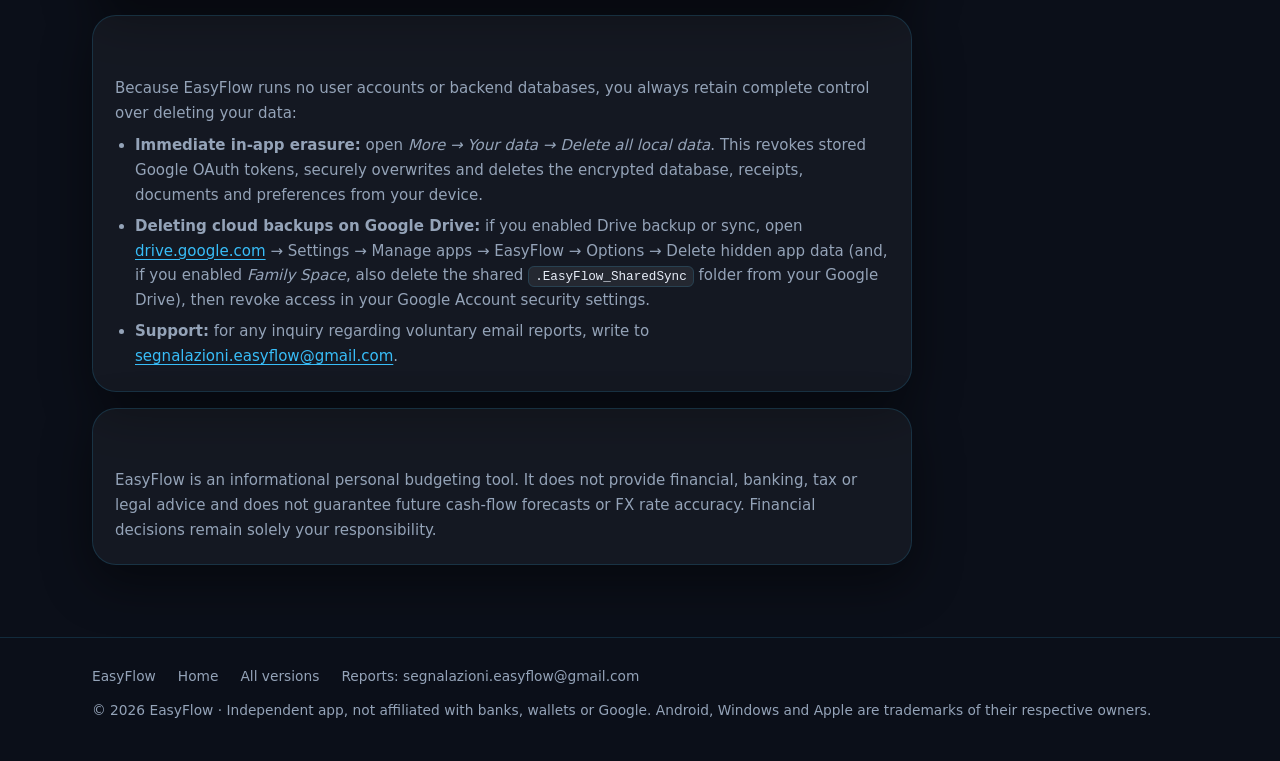
<file: privacy.html>
<!doctype html>
<html lang="it">
<head>
<meta charset="utf-8">
<meta name="viewport" content="width=device-width, initial-scale=1">
<title data-i18n="pp.meta.title">EasyFlow – Informativa sulla Privacy e Cancellazione Dati</title>
<meta name="description" content="Informativa sulla privacy di EasyFlow: dati cifrati sul dispositivo, AI locale, Google Drive appdata facoltativo, eliminazione completa e revoca accessi." data-i18n-content="pp.meta.desc">
<meta name="theme-color" content="#0b0f19">
<link rel="icon" type="image/svg+xml" href="assets/icon.svg">
<link rel="icon" type="image/png" sizes="512x512" href="assets/icon-512.png">
<link rel="apple-touch-icon" href="assets/icon-180.png">
<link rel="stylesheet" href="styles.css">
<script>
(function () {
  try {
    var t = localStorage.getItem('ef-theme');
    if (t === 'light' || t === 'dark') document.documentElement.setAttribute('data-theme', t);
    document.documentElement.classList.add('js');
  } catch (e) {}
})();
</script>
</head>
<body>
<svg width="0" height="0" style="position:absolute" aria-hidden="true" focusable="false"><defs><symbol id="ic-sun" viewBox="0 0 24 24" fill="none" stroke="currentColor" stroke-width="2" stroke-linecap="round" stroke-linejoin="round"><circle cx="12" cy="12" r="4" /><path d="M12 2v2" /><path d="M12 20v2" /><path d="m4.93 4.93 1.41 1.41" /><path d="m17.66 17.66 1.41 1.41" /><path d="M2 12h2" /><path d="M20 12h2" /><path d="m6.34 17.66-1.41 1.41" /><path d="m19.07 4.93-1.41 1.41" /></symbol><symbol id="ic-moon" viewBox="0 0 24 24" fill="none" stroke="currentColor" stroke-width="2" stroke-linecap="round" stroke-linejoin="round"><path d="M12 3a6 6 0 0 0 9 9 9 9 0 1 1-9-9Z" /></symbol></defs></svg>
<div class="orb o1" aria-hidden="true"></div><div class="orb o2" aria-hidden="true"></div>
<div class="progress" id="progress" aria-hidden="true"></div>

<header class="nav">
  <div class="wrap">
    <a class="brand" href="index.html"><img src="assets/icon.svg" alt="" width="34" height="34">EasyFlow</a>
    <nav class="links" data-i18n-aria="nav.sections" aria-label="Sezioni">
      <a href="#locale" data-i18n="pp.nav.local">Dati locali</a>
      <a href="#notifiche" data-i18n="pp.nav.notif">Notifiche</a>
      <a href="#drive" data-i18n="pp.nav.drive">Google Drive</a>
      <a href="#data-deletion" data-i18n="pp.nav.deletion">Eliminazione dati</a>
    </nav>
    <div class="nav-tools">
      <button type="button" class="chip" id="lang-btn" data-i18n-aria="nav.lang" aria-label="Cambia lingua"><span id="lang-label">IT · EN</span></button>
      <button type="button" class="chip" id="theme-btn" data-i18n-aria="nav.theme" aria-label="Cambia tema"><svg class="ic" aria-hidden="true"><use href="#ic-moon"/></svg></button>
      <a class="btn btn-primary" href="index.html" data-i18n="pp.back">Home</a>
    </div>
  </div>
</header>

<main id="main">
  <div class="wrap">
    <article class="legal-article">
      <span class="eyebrow" data-i18n="pp.eyebrow">Privacy &amp; Sicurezza</span>
      <h1 data-i18n="pp.h1">Informativa sulla Privacy e Cancellazione dei Dati</h1>
      <p class="legal-meta" data-i18n="pp.meta.updated">Ultimo aggiornamento: Novembre 2026 · Titolare: Gabriele Sacco (EasyFlow) · Contatto: segnalazioni.easyflow@gmail.com</p>

      <div class="legal-sections">
        <section class="card legal-section" id="locale">
          <h2 data-i18n="pp.s1.t">1. Architettura local-first e cifratura</h2>
          <p data-i18n="pp.s1.p1">EasyFlow non richiede registrazione, non ha account proprietari e non dispone di server propri. Tutti i dati finanziari (movimenti, conti, saldi, categorie, budget, obiettivi, scadenze e allegati ricevuti/scontrini) risiedono localmente sul dispositivo dell'utente in un database SQLite cifrato tramite SQLCipher (AES-256) con chiave generata casualmente e custodita nell'archivio sicuro di sistema (Android Keystore / Apple Keychain).</p>
          <p data-i18n="pp.s1.p2">Il backup automatico di sistema Android (Auto Backup / trasferimento D2D) è disabilitato esplicitamente affinché il database cifrato non lasci il dispositivo senza il controllo dell'utente.</p>
        </section>

        <section class="card legal-section" id="notifiche">
          <h2 data-i18n="pp.s2.t">2. Accesso alle notifiche su Android (BIND_NOTIFICATION_LISTENER_SERVICE)</h2>
          <p data-i18n="pp.s2.p1">Su Android l'utente può autorizzare in modo facoltativo l'accesso alle notifiche di sistema esclusivamente per rilevare automaticamente pagamenti e accrediti provenienti dalle app bancarie e dai wallet selezionati nelle impostazioni dell'app.</p>
          <ul>
            <li data-i18n="pp.s2.l1">Le notifiche delle app non selezionate vengono ignorate immediatamente in memoria.</li>
            <li data-i18n="pp.s2.l2">L'estrazione di importo, esercente e valuta avviene al 100% sul dispositivo tramite regole locali e un piccolo modello neurale ONNX locale.</li>
            <li data-i18n="pp.s2.l3">Nessun testo grezzo di notifica viene inviato a server di EasyFlow o di terze parti, salvo quando l'utente sceglie manualmente «Segnala notifica non riconosciuta» con importi e nomi già oscurati e preview modificabile prima dell'invio via email.</li>
          </ul>
        </section>

        <section class="card legal-section" id="ai-locale">
          <h2 data-i18n="pp.s3.t">3. Elaborazione AI e OCR 100% sul dispositivo</h2>
          <p data-i18n="pp.s3.p1">La scansione OCR di scontrini e documenti fotografici avviene offline sul dispositivo (Google ML Kit on-device su Android, Apple Vision su iOS). L'eventuale assistente conversazionale locale utilizza modelli eseguiti direttamente sull'hardware del dispositivo (LiteRT/Gemma su Android o Apple Foundation Models su iOS). Nessun prompt o documento finanziario viene inviato a servizi AI esterni nel cloud.</p>
        </section>

        <section class="card legal-section" id="drive">
          <h2 data-i18n="pp.s4.t">4. Google Drive Backup, Sincronizzazione e Google API Limited Use</h2>
          <p data-i18n-html="pp.s4.p1">Il collegamento a Google Drive è totalmente facoltativo. Per il backup e la sincronizzazione personale l'app richiede esclusivamente lo scope minimo necessario per l'archivio privato nascosto dell'app (<code>drive.appdata</code>), oltre al profilo email di visualizzazione dell'account collegato. Se e solo se l'utente attiva esplicitamente la funzione facoltativa <strong>Spazio Famiglia</strong>, viene richiesto separatamente in modo incrementale lo scope Google Drive (<code>https://www.googleapis.com/auth/drive</code>) unicamente per creare e leggere file cifrati end-to-end nella cartella condivisa <code>.EasyFlow_SharedSync</code> con i familiari autorizzati, senza mai leggere né indicizzare altri file su Google Drive e senza alcun server intermediario (architettura 100% client-side).</p>
          <p data-i18n="pp.s4.p2">Tutti i pacchetti di backup e i nodi di sincronizzazione caricati su Google Drive sono cifrati autenticamente sul dispositivo (AES-GCM con chiave casuale custodita dall'utente) prima del trasferimento. Né EasyFlow né Google possono leggere il contenuto finanziario cifrato.</p>
          <p data-i18n="pp.s4.p3">L'utilizzo delle informazioni ricevute dalle API di Google da parte di EasyFlow è conforme alle Norme sui dati utente dei servizi API Google, inclusi i requisiti di uso limitato (Limited Use).</p>
        </section>

        <section class="card legal-section" id="telemetria">
          <h2 data-i18n="pp.s5.t">5. Diagnostica facoltativa degli errori (Sentry UE) e sito web</h2>
          <p data-i18n="pp.s5.p1">L'invio automatico dei rapporti di arresto anomalo è spento per impostazione predefinita. Se attivato esplicitamente dall'utente nell'introduzione o nelle Impostazioni, invia esclusivamente dettagli tecnici (tipo eccezione, stack trace, versione app/OS) ai server Sentry situati nell'Unione Europea, previa rimozione di token, IBAN, email e importi numerici.</p>
        </section>

        <section class="card legal-section" id="data-deletion">
          <h2 data-i18n="pp.s6.t">6. Eliminazione completa dei dati e revoca accessi</h2>
          <p data-i18n="pp.s6.p1">Poiché EasyFlow non gestisce account o database sui propri server, ogni utente mantiene il pieno controllo sulla cancellazione dei dati:</p>
          <ul>
            <li data-i18n-html="pp.s6.l1"><strong>Cancellazione immediata dall'app:</strong> apri <em>Altro → I tuoi dati → Elimina tutti i dati locali</em>. L'operazione revoca eventuali token OAuth Google memorizzati, sovrascrive ed elimina in modo sicuro il database cifrato, le ricevute, i documenti salvati e tutte le preferenze sul dispositivo.</li>
            <li data-i18n-html="pp.s6.l2"><strong>Eliminazione dei backup remoti su Google Drive:</strong> se avevi attivato il backup o la sincronizzazione su Drive, apri <a class="text-link" href="https://drive.google.com" target="_blank" rel="noopener noreferrer">drive.google.com</a> → Impostazioni → Gestisci app → EasyFlow → Opzioni → Elimina dati nascosti delle app (e, se avevi attivato lo <em>Spazio Famiglia</em>, elimina anche la cartella condivisa <code>.EasyFlow_SharedSync</code> dal tuo Google Drive), quindi revoca l'accesso dalle impostazioni di sicurezza dell'account Google.</li>
            <li data-i18n-html="pp.s6.l3"><strong>Assistenza:</strong> per richieste su dati inviati volontariamente via email (es. segnalazioni), scrivi a <a class="text-link" href="mailto:segnalazioni.easyflow@gmail.com">segnalazioni.easyflow@gmail.com</a>.</li>
          </ul>
        </section>

        <section class="card legal-section" id="disclaimer">
          <h2 data-i18n="pp.s7.t">7. Esclusione di consulenza finanziaria</h2>
          <p data-i18n="pp.s7.p1">EasyFlow è uno strumento informativo di bilancio personale. Non fornisce consulenza finanziaria, bancaria, fiscale o legale e non garantisce l'accuratezza delle previsioni future o delle conversioni valutarie. Le decisioni economiche restano sotto la piena responsabilità dell'utente.</p>
        </section>
      </div>
    </article>
  </div>
</main>

<footer>
  <div class="wrap">
    <div class="row"><span data-i18n="ft.version">EasyFlow</span><a href="index.html" data-i18n="pp.back">Home</a><a href="https://github.com/Gabbo88/easyflow-releases/releases" data-i18n="ft.releases">Tutte le versioni</a><a href="mailto:segnalazioni.easyflow@gmail.com" data-i18n="ft.report">Segnalazioni: segnalazioni.easyflow@gmail.com</a></div>
    <div data-i18n="ft.legal">© 2026 EasyFlow · App indipendente, non affiliata a banche, wallet o a Google. Android, Windows e Apple sono marchi dei rispettivi proprietari.</div>
  </div>
</footer>

<script src="app.js"></script>
</body>
</html>
</file>
<file: styles.css>
:root {
  --bg: #0b0f19;
  --bg-2: #0f1626;
  --surface: rgba(255, 255, 255, 0.04);
  --surface-strong: rgba(255, 255, 255, 0.07);
  --border: rgba(56, 189, 248, 0.16);
  --text: #e8eef9;
  --muted: #94a3b8;
  --accent: #38bdf8;
  --accent-2: #34d399;
  --accent-ink: #04202e;
  --shadow: 0 18px 50px rgba(0, 0, 0, 0.45);
  --radius: 24px;
  --radius-sm: 16px;
  --gutter: 20px;
}
:root[data-theme="light"] {
  --bg: #f4f8fd;
  --bg-2: #e9f1fa;
  --surface: rgba(255, 255, 255, 0.78);
  --surface-strong: #ffffff;
  --border: rgba(2, 132, 199, 0.22);
  --text: #0f172a;
  --muted: #475569;
  --accent: #0284c7;
  --accent-2: #059669;
  --accent-ink: #ffffff;
  --shadow: 0 14px 40px rgba(15, 23, 42, 0.12);
}
* { box-sizing: border-box; }
html { scroll-behavior: smooth; }
body {
  margin: 0;
  background: radial-gradient(1100px 600px at 80% -10%, rgba(56, 189, 248, 0.16), transparent 60%),
              radial-gradient(900px 500px at 0% 20%, rgba(52, 211, 153, 0.10), transparent 60%),
              var(--bg);
  color: var(--text);
  font-family: Roboto, "Segoe UI", system-ui, -apple-system, sans-serif;
  line-height: 1.55;
  -webkit-font-smoothing: antialiased;
}
:root[data-theme="light"] body {
  background: radial-gradient(1100px 600px at 80% -10%, rgba(2, 132, 199, 0.12), transparent 60%),
              radial-gradient(900px 500px at 0% 20%, rgba(5, 150, 105, 0.08), transparent 60%),
              var(--bg);
}
a { color: inherit; text-decoration: none; }
.wrap { width: 100%; max-width: 1160px; margin: 0 auto; padding: 0 var(--gutter); }

/* NAV */
.nav { position: sticky; top: 0; z-index: 10; backdrop-filter: blur(14px); background: color-mix(in srgb, var(--bg) 78%, transparent); border-bottom: 1px solid var(--border); }
.nav .wrap { display: flex; align-items: center; justify-content: space-between; height: 64px; gap: 12px; }
.brand { display: flex; align-items: center; gap: 10px; font-weight: 800; font-size: 1.12rem; letter-spacing: -0.01em; }
.brand img { width: 34px; height: 34px; border-radius: 10px; background: #0f172a; border: 1px solid var(--border); }
.links { display: none; gap: 26px; font-size: 0.92rem; color: var(--muted); font-weight: 500; }
.links a:hover { color: var(--text); }
.nav-tools { display: flex; align-items: center; gap: 8px; }
.chip { height: 36px; padding: 0 12px; border-radius: 999px; border: 1px solid var(--border); background: var(--surface); color: var(--text); font-weight: 600; font-size: 0.82rem; display: inline-flex; align-items: center; gap: 6px; }
.btn { display: inline-flex; align-items: center; justify-content: center; gap: 8px; height: 48px; padding: 0 22px; border-radius: 14px; font-weight: 700; font-size: 0.98rem; border: 1px solid transparent; cursor: pointer; }
.btn-primary { background: linear-gradient(135deg, var(--accent), var(--accent-2)); color: var(--accent-ink); box-shadow: 0 10px 28px rgba(56, 189, 248, 0.28); }
.btn-ghost { background: var(--surface); border-color: var(--border); color: var(--text); }
.nav .btn { height: 38px; padding: 0 16px; font-size: 0.86rem; display: none; }

/* HERO */
.hero { padding: 44px 0 28px; display: grid; gap: 36px; align-items: center; }
.eyebrow { display: inline-flex; align-items: center; gap: 8px; padding: 6px 12px; border-radius: 999px; border: 1px solid var(--border); background: var(--surface); color: var(--accent); font-weight: 700; font-size: 0.78rem; letter-spacing: 0.04em; text-transform: uppercase; }
h1 { font-size: clamp(2.1rem, 7vw, 3.6rem); line-height: 1.05; letter-spacing: -0.03em; margin: 16px 0 14px; font-weight: 800; }
h1 em { font-style: normal; background: linear-gradient(120deg, var(--accent), var(--accent-2)); -webkit-background-clip: text; background-clip: text; color: transparent; }
.lead { color: var(--muted); font-size: 1.08rem; max-width: 560px; margin: 0 0 24px; }
.cta { display: flex; flex-wrap: wrap; gap: 12px; }
.meta { margin-top: 16px; color: var(--muted); font-size: 0.84rem; display: flex; flex-wrap: wrap; gap: 6px 18px; }
.meta b { color: var(--text); font-weight: 700; }

/* PHONE */
.stage { display: flex; justify-content: center; }
.phone { width: 270px; border-radius: 40px; padding: 10px; background: linear-gradient(160deg, #1b2438, #0a0f1b); border: 1px solid rgba(255,255,255,0.12); box-shadow: var(--shadow), 0 0 0 6px rgba(56,189,248,0.05); }
.screen { border-radius: 31px; overflow: hidden; background: #0b0f19; padding: 16px 14px 14px; display: grid; gap: 10px; color: #e8eef9; }
.s-top { display: flex; justify-content: space-between; align-items: center; font-size: 0.7rem; color: #94a3b8; }
.s-card { border-radius: 18px; padding: 14px; background: linear-gradient(135deg, #2f6bd6, #153a82); }
.s-card small { color: #cfe3ff; font-size: 0.62rem; letter-spacing: 0.08em; text-transform: uppercase; font-weight: 700; }
.s-card strong { display: block; font-size: 1.7rem; letter-spacing: -0.02em; margin: 4px 0 8px; }
.s-row { display: flex; gap: 8px; }
.s-pill { flex: 1; border-radius: 12px; padding: 8px 10px; background: rgba(255,255,255,0.12); font-size: 0.64rem; color: #d7e7ff; }
.s-pill b { display: block; font-size: 0.86rem; color: #fff; }
.s-pill.up b { color: #6ee7b7; } .s-pill.down b { color: #fda4af; }
.s-list { display: grid; gap: 8px; }
.s-item { display: flex; align-items: center; gap: 10px; padding: 10px; border-radius: 14px; background: rgba(255,255,255,0.05); border: 1px solid rgba(56,189,248,0.12); font-size: 0.72rem; }
.s-ico { width: 30px; height: 30px; border-radius: 10px; background: rgba(56,189,248,0.16); display: grid; place-items: center; color: #38bdf8; font-size: 0.8rem; }
.s-item span { flex: 1; } .s-item b { color: #fda4af; font-size: 0.78rem; }
.s-review { border-radius: 14px; padding: 10px 12px; font-size: 0.7rem; background: rgba(245,158,11,0.12); border: 1px solid rgba(245,158,11,0.3); color: #fcd34d; font-weight: 600; }

/* SECTIONS */
section { padding: 52px 0 6px; }
h2 { font-size: clamp(1.55rem, 4.4vw, 2.2rem); letter-spacing: -0.02em; margin: 0 0 8px; font-weight: 800; }
.sub { color: var(--muted); margin: 0 0 26px; max-width: 640px; }
.grid { display: grid; gap: 14px; }
.card { background: var(--surface); border: 1px solid var(--border); border-radius: var(--radius); padding: 22px; box-shadow: var(--shadow); }
.card h3 { margin: 12px 0 6px; font-size: 1.06rem; }
.card p { margin: 0; color: var(--muted); font-size: 0.93rem; }
.ico { width: 44px; height: 44px; border-radius: 14px; display: grid; place-items: center; background: linear-gradient(135deg, rgba(56,189,248,0.2), rgba(52,211,153,0.16)); border: 1px solid var(--border); font-size: 1.2rem; }

/* TABLE */
.table-wrap { overflow-x: auto; border-radius: var(--radius); border: 1px solid var(--border); background: var(--surface); }
table { width: 100%; border-collapse: collapse; min-width: 560px; }
th, td { padding: 14px 16px; text-align: left; font-size: 0.92rem; border-bottom: 1px solid var(--border); }
th { color: var(--muted); font-weight: 600; font-size: 0.8rem; text-transform: uppercase; letter-spacing: 0.05em; }
th.us { color: var(--accent); }
td.us { font-weight: 700; }
tr:last-child td { border-bottom: 0; }
.ok { color: var(--accent-2); font-weight: 800; } .no { color: var(--muted); }

/* DOWNLOAD */
.dl { display: grid; gap: 14px; }
.dl-card { display: grid; gap: 14px; }
.dl-head { display: flex; align-items: center; gap: 12px; }
.dl-head .ico { flex-shrink: 0; }
.badge { margin-left: auto; font-size: 0.7rem; font-weight: 700; padding: 4px 10px; border-radius: 999px; background: rgba(52,211,153,0.16); color: var(--accent-2); border: 1px solid rgba(52,211,153,0.3); white-space: nowrap; }
.badge.warn { background: rgba(245,158,11,0.14); color: #f59e0b; border-color: rgba(245,158,11,0.35); }
.sha { font-family: ui-monospace, Consolas, monospace; font-size: 0.72rem; color: var(--muted); word-break: break-all; }

/* GUIDE */
.steps { counter-reset: s; display: grid; gap: 12px; }
.step { display: flex; gap: 14px; padding: 16px; border-radius: var(--radius-sm); background: var(--surface); border: 1px solid var(--border); }
.step::before { counter-increment: s; content: counter(s); flex-shrink: 0; width: 32px; height: 32px; border-radius: 50%; display: grid; place-items: center; font-weight: 800; color: var(--accent-ink); background: linear-gradient(135deg, var(--accent), var(--accent-2)); }
.step b { display: block; margin-bottom: 2px; } .step span { color: var(--muted); font-size: 0.92rem; }
.tabs { display: flex; gap: 8px; flex-wrap: wrap; margin-bottom: 16px; }
.tab { padding: 8px 16px; border-radius: 999px; border: 1px solid var(--border); background: var(--surface); font-weight: 600; font-size: 0.86rem; color: var(--muted); }
.tab.on { background: linear-gradient(135deg, var(--accent), var(--accent-2)); color: var(--accent-ink); border-color: transparent; }

/* PRIVACY + FOOTER */
.privacy { display: grid; gap: 14px; }
footer { margin-top: 56px; padding: 28px 0 40px; border-top: 1px solid var(--border); color: var(--muted); font-size: 0.86rem; }
footer .wrap { display: grid; gap: 12px; }
footer .row { display: flex; flex-wrap: wrap; gap: 8px 22px; }

/* TABLET >= 720 */
@media (min-width: 720px) {
  :root { --gutter: 32px; }
  .links { display: flex; }
  .hero { padding: 64px 0 36px; }
  .grid.two, .grid.three { grid-template-columns: repeat(2, 1fr); }
  .privacy { grid-template-columns: repeat(2, 1fr); }
  .phone { width: 300px; }
}
/* DESKTOP >= 1100 */
@media (min-width: 1100px) {
  .nav .btn { display: inline-flex; }
  .hero { grid-template-columns: 1.1fr 0.9fr; padding: 84px 0 56px; gap: 56px; }
  .grid.three { grid-template-columns: repeat(3, 1fr); }
  .dl { grid-template-columns: repeat(3, 1fr); }
  .privacy { grid-template-columns: repeat(3, 1fr); }
  .phone { width: 320px; transform: rotate(2deg); }
  section { padding-top: 76px; }
}
@media (max-width: 400px) { .cta .btn { width: 100%; } }

/* ===== Aggiunte della bozza ===== */
.skip { position: absolute; left: -9999px; top: 8px; z-index: 100; background: var(--accent); color: var(--accent-ink); padding: 10px 16px; border-radius: 12px; font-weight: 700; }
.skip:focus { left: 8px; }
:focus-visible { outline: 3px solid var(--accent); outline-offset: 2px; border-radius: 10px; }
button { font: inherit; color: inherit; }
button.chip, button.tab { cursor: pointer; }
.chip b { color: var(--accent); }
[hidden] { display: none !important; }
.s-sub { color: #94a3b8; }

.ic { width: 1em; height: 1em; flex-shrink: 0; vertical-align: -0.14em; }
.ico { font-size: 1.35rem; color: var(--accent); }
.ico.logo { color: var(--text); }
.btn .ic { font-size: 1.1em; }
.chip .ic { font-size: 1.05em; }
.s-ico .ic { font-size: 0.95rem; }
.tab .ic { font-size: 1em; margin-right: 2px; }
.tab { display: inline-flex; align-items: center; gap: 6px; }

.cell { display: inline-flex; align-items: center; gap: 8px; }
.cell .ic { font-size: 1.05rem; }
.yes .ic { color: var(--accent-2); }
.mid .ic { color: #f59e0b; }
.no .ic { color: var(--muted); }
td.yes, td.mid, td.no { font-size: 0.9rem; }
.table-wrap table { min-width: 760px; }
th:first-child, td:first-child { position: sticky; left: 0; background: color-mix(in srgb, var(--bg) 92%, var(--accent) 3%); z-index: 1; }
.note { margin: 12px 4px 0; font-size: 0.82rem; color: var(--muted); }
.text-link { color: var(--accent); text-decoration: underline; text-underline-offset: 3px; }

.ai { display: grid; gap: 22px; align-items: center; padding: 26px; border-radius: var(--radius); border: 1px solid rgba(56,189,248,0.4); background: linear-gradient(150deg, rgba(56,189,248,0.12), rgba(52,211,153,0.07) 60%, var(--surface)); box-shadow: var(--shadow); }
.ai .ico { width: 52px; height: 52px; font-size: 1.6rem; }
.ai h2 { margin-top: 12px; }
.ai-steps { display: grid; gap: 10px; }
.ai-step { display: flex; gap: 12px; align-items: flex-start; padding: 12px 14px; border-radius: var(--radius-sm); background: var(--surface-strong); border: 1px solid var(--border); font-size: 0.92rem; }
.ai-step .ic { font-size: 1.15rem; color: var(--accent); margin-top: 2px; }
.ai-step b { display: block; }
.ai-step span { color: var(--muted); }
.fine { font-size: 0.8rem; color: var(--muted); margin: 14px 0 0; }

.kind { color: var(--muted); }
.btn.soon { opacity: 0.55; pointer-events: none; }
.dl-link { width: 100%; }
.notes { margin-top: 14px; border: 1px solid var(--border); border-radius: var(--radius-sm); background: var(--surface); padding: 12px 16px; }
.notes summary { cursor: pointer; font-weight: 700; }
.notes pre { white-space: pre-wrap; word-break: break-word; font: inherit; font-size: 0.88rem; color: var(--muted); margin: 10px 0 0; }

.panel { display: grid; gap: 12px; }
.step { align-items: flex-start; }
.step b { display: block; margin-bottom: 2px; }
.steps { counter-reset: s; }

/* telefono stretto: barra delle sezioni scorrevole sotto l'intestazione */
@media (max-width: 719px) {
  .nav .wrap { flex-wrap: wrap; height: auto; padding-top: 8px; padding-bottom: 8px; row-gap: 6px; }
  .links { display: flex; order: 3; width: 100%; overflow-x: auto; gap: 18px; padding: 2px 0 4px; white-space: nowrap; scrollbar-width: none; }
  .links::-webkit-scrollbar { display: none; }
  .nav .btn { display: none; }
}
@media (min-width: 720px) { .privacy { grid-template-columns: repeat(2, 1fr); } }
@media (min-width: 1100px) { .ai { grid-template-columns: 1fr 1fr; padding: 36px; gap: 44px; } .privacy { grid-template-columns: repeat(3, 1fr); } }
@media (prefers-reduced-motion: reduce) { html { scroll-behavior: auto; } * { transition: none !important; animation: none !important; } }

.sha.plain { font-family: inherit; font-size: 0.8rem; word-break: normal; overflow-wrap: anywhere; }

.step code { font-family: ui-monospace, Consolas, monospace; font-size: 0.82em; padding: 2px 6px; border-radius: 6px; background: var(--surface-strong); border: 1px solid var(--border); word-break: break-all; }

.brand img { background: none; border: 0; border-radius: 9px; box-shadow: 0 4px 14px rgba(56, 189, 248, 0.25); }

/* note di rilascio in Markdown */
.md { margin-top: 12px; font-size: 0.92rem; color: var(--muted); line-height: 1.6; overflow-wrap: anywhere; }
.md h4 { font-size: 1.05rem; color: var(--text); margin: 18px 0 6px; }
.md h5 { font-size: 0.98rem; color: var(--text); margin: 16px 0 4px; }
.md h4:first-child, .md h5:first-child { margin-top: 4px; }
.md p { margin: 6px 0; }
.md ul { margin: 6px 0 10px; padding-left: 20px; }
.md li { margin: 4px 0; }
.md strong { color: var(--text); font-weight: 700; }
.md code { font-family: ui-monospace, Consolas, monospace; font-size: 0.86em; padding: 1px 6px; border-radius: 6px; background: var(--surface-strong); border: 1px solid var(--border); }
.md a { color: var(--accent); text-decoration: underline; text-underline-offset: 3px; }

/* ===== Animazioni (solo transform e opacity) ===== */
main, footer { position: relative; z-index: 1; }

/* sfondo: due aloni che si spostano piano */
.orb { position: fixed; z-index: 0; width: 760px; height: 760px; border-radius: 50%; pointer-events: none; will-change: transform; }
.orb.o1 { top: -240px; right: -200px; background: radial-gradient(circle, rgba(56,189,248,0.20), transparent 66%); animation: drift1 26s ease-in-out infinite alternate; }
.orb.o2 { bottom: -280px; left: -240px; background: radial-gradient(circle, rgba(52,211,153,0.15), transparent 66%); animation: drift2 32s ease-in-out infinite alternate; }
:root[data-theme="light"] .orb.o1 { background: radial-gradient(circle, rgba(2,132,199,0.14), transparent 66%); }
:root[data-theme="light"] .orb.o2 { background: radial-gradient(circle, rgba(5,150,105,0.10), transparent 66%); }
@keyframes drift1 { from { transform: translate3d(0, 0, 0) scale(1); } to { transform: translate3d(-120px, 140px, 0) scale(1.15); } }
@keyframes drift2 { from { transform: translate3d(0, 0, 0) scale(1); } to { transform: translate3d(160px, -120px, 0) scale(1.1); } }

/* barra di avanzamento della pagina */
.progress { position: fixed; top: 0; left: 0; right: 0; height: 3px; z-index: 60; background: linear-gradient(90deg, var(--accent), var(--accent-2)); transform-origin: 0 50%; transform: scaleX(var(--p, 0)); pointer-events: none; }

/* ingresso dell'area in alto */
.hero > div:first-child > * { opacity: 0; animation: rise .7s cubic-bezier(.2,.7,.2,1) forwards; }
.hero > div:first-child > *:nth-child(1) { animation-delay: .05s; }
.hero > div:first-child > *:nth-child(2) { animation-delay: .15s; }
.hero > div:first-child > *:nth-child(3) { animation-delay: .27s; }
.hero > div:first-child > *:nth-child(4) { animation-delay: .38s; }
.hero > div:first-child > *:nth-child(5) { animation-delay: .5s; }
@keyframes rise { from { opacity: 0; transform: translateY(16px); } to { opacity: 1; transform: none; } }
.stage { opacity: 0; animation: rise .9s .25s cubic-bezier(.2,.7,.2,1) forwards; }

/* telefono che fluttua */
.phone { --rot: 0deg; transform: rotate(var(--rot)); animation: float 7s ease-in-out infinite; will-change: transform; }
@media (min-width: 1100px) { .phone { --rot: 2deg; } }
@keyframes float { 0%, 100% { transform: translateY(0) rotate(var(--rot)); } 50% { transform: translateY(-10px) rotate(var(--rot)); } }

/* mini demo: arriva la notifica, il movimento si accende */
.screen { position: relative; }
.s-notif { position: absolute; z-index: 3; top: 10px; left: 10px; right: 10px; display: flex; align-items: center; gap: 8px; padding: 8px 10px; border-radius: 14px; font-size: 0.64rem; line-height: 1.25; color: #e8eef9; background: rgba(30, 41, 59, 0.97); border: 1px solid rgba(56, 189, 248, 0.35); box-shadow: 0 8px 22px rgba(0, 0, 0, 0.45); opacity: 0; animation: notif 9s ease-in-out 1.2s infinite; }
.s-notif .ic { font-size: 0.95rem; color: #38bdf8; }
.s-notif b { display: block; font-size: 0.68rem; }
.s-notif small { color: #94a3b8; }
@keyframes notif {
  0%, 6% { opacity: 0; transform: translateY(-130%); }
  12%, 38% { opacity: 1; transform: translateY(0); }
  46%, 100% { opacity: 0; transform: translateY(-130%); }
}
.s-item.new { animation: newrow 9s ease-in-out 1.2s infinite; }
@keyframes newrow {
  0%, 42% { opacity: 0.2; transform: translateX(10px); box-shadow: none; }
  50% { opacity: 1; transform: none; box-shadow: 0 0 0 1px rgba(56, 189, 248, 0.7), 0 0 20px rgba(56, 189, 248, 0.38); }
  70%, 92% { opacity: 1; transform: none; box-shadow: 0 0 0 1px rgba(56, 189, 248, 0), 0 0 0 rgba(56, 189, 248, 0); }
  100% { opacity: 0.2; transform: translateX(10px); box-shadow: none; }
}

/* comparsa allo scorrimento */
.js .reveal { opacity: 0; transform: translateY(22px); transition: opacity .7s cubic-bezier(.2,.7,.2,1), transform .7s cubic-bezier(.2,.7,.2,1); transition-delay: calc(var(--d, 0) * 70ms); }
.js .reveal.in { opacity: 1; transform: none; }

/* schede e pulsanti */
.card, .step, .ai-step { transition: transform .25s ease, border-color .25s ease, box-shadow .25s ease; }
@media (hover: hover) and (pointer: fine) {
  .card:hover { transform: translateY(-5px); border-color: rgba(56, 189, 248, 0.5); box-shadow: var(--shadow), 0 0 0 1px rgba(56, 189, 248, 0.18); }
  .ai-step:hover, .step:hover { transform: translateX(4px); border-color: rgba(56, 189, 248, 0.45); }
  .btn { transition: transform .2s ease, box-shadow .2s ease, filter .2s ease; }
  .btn:hover:not(.soon) { transform: translateY(-2px); }
  .btn-primary:hover { box-shadow: 0 14px 34px rgba(56, 189, 248, 0.42); filter: saturate(1.1); }
}
.btn:active:not(.soon) { transform: scale(0.98); }

/* guida: il pannello appare con una dissolvenza */
.panel:not([hidden]) { animation: fade .35s ease both; }
@keyframes fade { from { opacity: 0; transform: translateY(8px); } to { opacity: 1; transform: none; } }

/* chi preferisce meno movimento vede tutto fermo */
@media (prefers-reduced-motion: reduce) {
  .orb, .progress { display: none; }
  .hero > div:first-child > *, .stage { opacity: 1 !important; animation: none !important; }
  .js .reveal { opacity: 1; transform: none; transition: none; }
  .phone { animation: none; }
  .s-notif { display: none; }
  .s-item.new { animation: none; opacity: 1; }
}

/* Privacy Policy page & inline actions */
.pv-actions { margin-top: 20px; display: flex; flex-wrap: wrap; gap: 12px; }
.legal-article { padding: 36px 0 16px; max-width: 820px; }
.legal-article h1 { font-size: clamp(1.9rem, 5vw, 2.7rem); margin-bottom: 10px; }
.legal-meta { color: var(--muted); font-size: 0.88rem; margin: 0 0 28px; }
.legal-sections { display: grid; gap: 16px; }
.legal-section h2 { font-size: 1.18rem; margin: 0 0 8px; }
.legal-section p, .legal-section li { color: var(--muted); font-size: 0.94rem; line-height: 1.65; }
.legal-section ul { margin: 8px 0 0; padding-left: 20px; display: grid; gap: 6px; }
.legal-section code { font-family: ui-monospace, Consolas, monospace; font-size: 0.84em; padding: 2px 6px; border-radius: 6px; background: var(--surface-strong); border: 1px solid var(--border); color: var(--text); }
.legal-section:target { border-color: var(--accent); box-shadow: var(--shadow), 0 0 0 1px rgba(56,189,248,0.28); }
</file>
